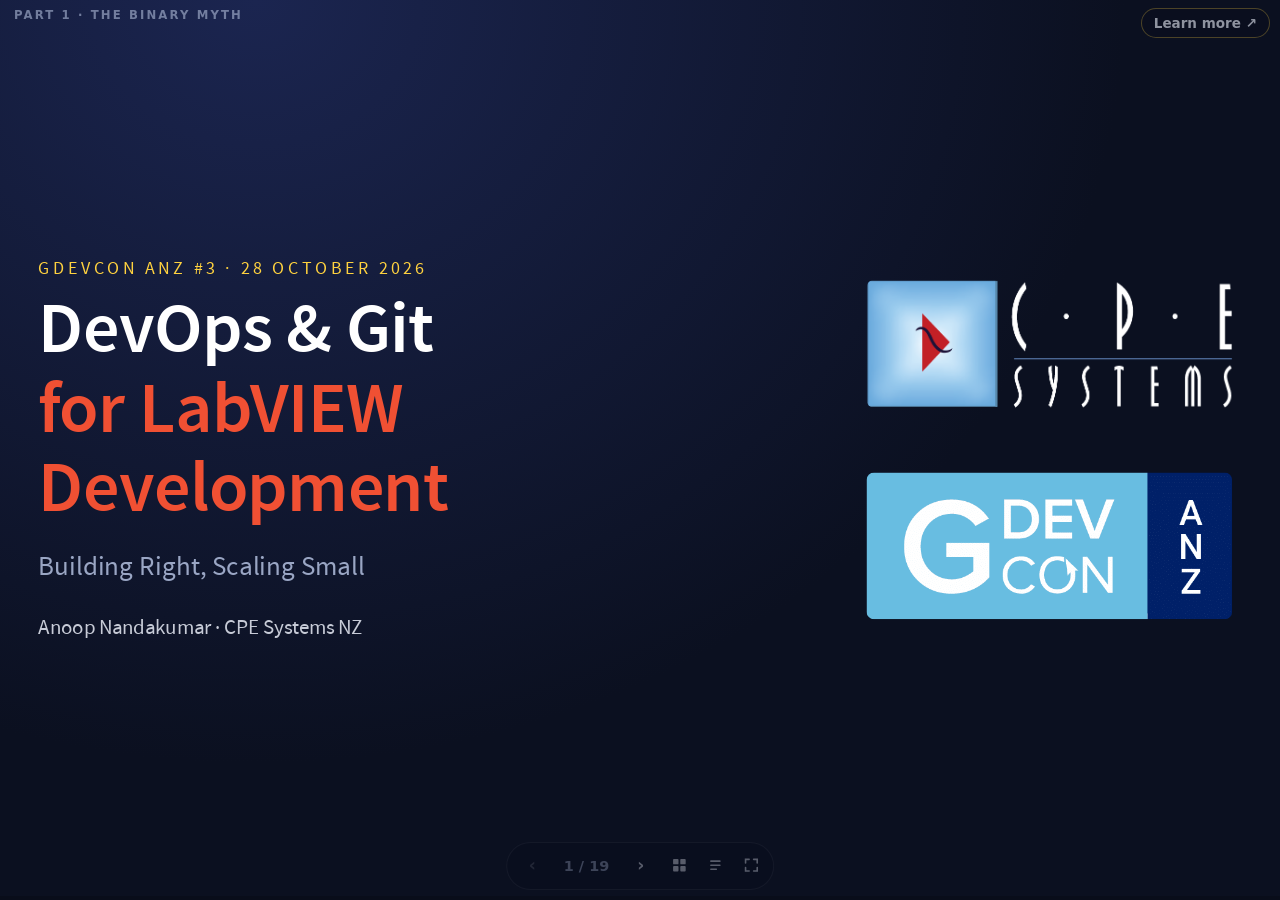
<file: index.html>
<!doctype html>
<html lang="en">
<head>
  <meta charset="utf-8">
  <meta http-equiv="X-UA-Compatible" content="IE=edge">
  <meta name="viewport" content="width=device-width, initial-scale=1, viewport-fit=cover">
  <title>DevOps &amp; Git for LabVIEW Development · GDevCon ANZ</title>
  <meta name="description" content="GDevCon ANZ talk: DevOps & Git for LabVIEW Development">
  <link rel="icon" href="data:,">
  <link rel="stylesheet" href="vendor/reveal/reset.css">
  <link rel="stylesheet" href="vendor/reveal/reveal.css">
  <link rel="stylesheet" href="vendor/reveal/theme/black.css">
  <link rel="stylesheet" href="css/theme.css">
  <script src="js/notes-view.js"></script>
</head>
<body>
<div class="reveal">
  <div class="slides">

    <!-- ===================== PART 1 · THE BINARY MYTH ===================== -->
    <section class="title-slide" data-act="Part 1 · The Binary Myth">
      <div class="split">
        <div class="split-main">
          <p class="kicker">GDevCon ANZ #3 · 28 October 2026</p>
          <h1>DevOps &amp; Git<br><span class="accent">for LabVIEW Development</span></h1>
          <p class="subtitle">Building Right, Scaling Small</p>
          <p class="speaker">Anoop Nandakumar · CPE Systems NZ</p>
        </div>
        <div class="brand-logos">
          <img src="img/cpe-logo.png" alt="CPE Systems NZ">
          <img src="img/gdevcon-anz.png" alt="GDevCon ANZ">
        </div>
      </div>
      <aside class="notes"><p><strong>Opening — show of hands:</strong> Who has ever fixed the same bug twice because the earlier fix went missing? Pause, acknowledge the hands, and connect this to a familiar problem rather than a new tool.</p><p><strong>Audience thought:</strong> I'm comfortable with what I'm doing. Why change? This is about making changes recoverable, understandable and safe to share, not telling experienced developers to start again. If this feels like another tool to learn, or something you have already tried, your existing experience still matters.</p><p><strong>Bridge:</strong> First, a little context on the experience behind this presentation.</p>Post-lunch slot: get people moving early. Point out that this deck is running live inside a LabVIEW Web Browser Front Panel Control (demo_Web Browser Front Panel Control.vi).</aside>
      <div class="learn-more-links" hidden>
        <a href="https://github.com/CPE-Systems-NZ-Limited/anoop-gdevcon-anz-2026">Talk repo: slides &amp; demos (GitHub)</a>
        <a href="https://github.com/CPE-Systems-NZ-Limited/anoop-gdevcon-anz-2026/tree/develop/slides">How these slides run offline &amp; inside LabVIEW</a>
      </div>
    </section>

    <section data-act="Introduction · Context">
      <h2>About the Presenter</h2>
      <p class="lead small">Anoop Nandakumar · CPE Systems NZ</p>
      <ol class="presenter-timeline" aria-label="Experience timeline">
        <li><strong>2011</strong><span>Introduced to<br>LabVIEW</span></li>
        <li><strong>2014</strong><span>Joined<br>CPE Systems</span></li>
        <li><strong>2015</strong><span>Certified LabVIEW Developer<br>Started using TestStand</span></li>
        <li><strong>2021</strong><span>Certified Professional<br>Instructor</span></li>
      </ol>
      <div class="presenter-badges">
        <img src="img/ni-cld.png" alt="NI Certified LabVIEW Developer badge">
        <img src="img/ni-cpi.png" alt="NI Certified Professional Instructor badge">
      </div>
      <p class="callout">A practical perspective: LabVIEW, TestStand and evolving our team workflow.</p>
      <aside class="notes">
        <p><strong>Keep it brief:</strong> Introduced to LabVIEW in 2011; joined CPE Systems in 2014; CLD and using TestStand since 2015; CPI since 2021. This is context for the presentation, not a full biography.</p>
        <p><strong>Key point:</strong> I am sharing a practical, evolving workflow from working with graphical code and test systems, not prescribing a single correct toolchain.</p>
        <p><strong>Bridge:</strong> Before discussing Git, let's put it on a shared map of the development workflow.</p>
      </aside>
      <div class="learn-more-links" hidden>
        <a href="https://github.com/CPE-Systems-NZ-Limited/anoop-gdevcon-anz-2026">Talk repo: context, slides and demos</a>
      </div>
    </section>

    <section data-act="Introduction · The Workflow">
      <h2>DevOps: Connect the Pieces</h2>
      <p class="lead small">How does a requirement become a tested, traceable release?</p>
      <div class="workflow-map">
        <div class="card">
          <h3>1 · Plan &amp; track</h3>
          <p>Requirements · work items · defects</p>
          <p class="workflow-tools">GitHub Issues / Projects<br>Jira · Azure Boards</p>
        </div>
        <span class="workflow-arrow" aria-hidden="true">→</span>
        <div class="card workflow-focus">
          <h3>2 · Version &amp; review</h3>
          <p>Git · branches · pull requests</p>
          <p class="workflow-tools">Hosted on GitHub,<br>GitLab or Azure Repos</p>
        </div>
        <span class="workflow-arrow" aria-hidden="true">→</span>
        <div class="card">
          <h3>3 · Build, test &amp; deliver</h3>
          <p>Automated checks · releases</p>
          <p class="workflow-tools">CI/CD pipelines<br>See Pranay's container talk</p>
        </div>
      </div>
      <p class="workflow-feedback">← Feedback from tests and operation informs the next change</p>
      <p class="callout"><strong>Traceability connects them:</strong> requirement → change → review → test → release → security fix</p>
      <p class="caption">Today's focus: Git and the working practices underneath CI/CD — adopt one useful piece at a time.</p>
      <aside class="notes">
        <p><strong>Thought trigger:</strong> I've used GitHub — isn't that source control? Git is the version-control system; GitHub is a hosting and collaboration platform, not a synonym for Git.</p>
        <p><strong>Workflow foundations:</strong> Plan and track requirements, work items and defects in GitHub Issues/Projects, Jira or Azure Boards. Version and review changes with Git, hosted on GitHub, GitLab or Azure Repos. Build, test and deliver with CI/CD. Link requirements to changes, tests, releases and security fixes.</p>
        <p><strong>Example:</strong> Record an instrument timeout defect as a work item, make the fix on a branch, review it, run the checks and identify the release containing the fix. Use test results and operational feedback to guide the next work item.</p>
        <p><strong>Scope:</strong> This is a simplified map, not a complete definition of DevOps. Shared responsibility, feedback and continuous improvement matter as much as the tools. You do not need to replace every platform at once. Today I am focusing on Git and the working practices underneath CI/CD; build on Pranay's talk for containers and pipelines.</p>
        <p><strong>Security connection:</strong> Requirements, documentation and traceable fixes support secure development. Git is one part of the evidence, not proof of compliance by itself. See Steve Summers' NI Security discussion and the NI secure-development reference; avoid an unverified universal five-year support claim.</p>
        <p><strong>Bridge:</strong> With that shared map, let's address the concern graphical developers often have about version control.</p>
      </aside>
      <div class="learn-more-links" hidden>
        <a href="https://git-scm.com/book/en/v2/Getting-Started-About-Version-Control">Pro Git: About version control</a>
        <a href="https://learn.microsoft.com/en-us/azure/devops/repos/?view=azure-devops">Microsoft: Azure Repos documentation</a>
        <a href="https://discord.com/channels/1177504067635908608/1558057302269890571">Pranay Chandragiri: container talk (GDevCon Discord)</a>
        <a href="https://www.ni.com/en/support/security/product-security/labview/secure-development-sdlc-framework.html">NI: LabVIEW secure development framework</a>
      </div>
    </section>

    <section data-act="Introduction · Plan &amp; Track">
      <h2>1 · Plan &amp; Track: From Need to Work</h2>
      <p class="lead small">Example backlog · Azure Boards Agile hierarchy: Epic → Feature → User Story → Task</p>
      <div class="planning-layout">
        <div class="planning-tree">
          <div class="planning-epic"><strong>EPIC</strong> · Temperature Chamber Control System</div>
          <div class="planning-features">
            <div class="planning-feature">
              <h3>Temperature control</h3>
              <ul>
                <li>Set a target temperature</li>
                <li>Run a temperature profile</li>
                <li>Maintain agreed tolerance</li>
              </ul>
            </div>
            <div class="planning-feature">
              <h3>Safe operation</h3>
              <ul>
                <li>Stop heating on over-temperature</li>
                <li>Enter safe state on sensor failure</li>
              </ul>
            </div>
            <div class="planning-feature">
              <h3>Operation &amp; evidence</h3>
              <ul>
                <li>View temperature and status</li>
                <li><strong>Record temperature and alarms</strong>
                  <ul class="planning-tasks">
                    <li>Define record format</li>
                    <li>Implement logging</li>
                    <li>Test recording</li>
                  </ul>
                </li>
                <li>Retrieve a completed run's results</li>
              </ul>
            </div>
          </div>
          <p class="caption">Feature headings → story leaves → one story expanded into tasks</p>
        </div>
        <div class="card planning-architecture">
          <h3>Architecture refines the work</h3>
          <ul>
            <li>Hardware/software boundaries &amp; interfaces</li>
            <li>Safety behaviour &amp; acceptance criteria</li>
            <li>Implementable tasks</li>
          </ul>
          <p>Refine as we learn — not a one-time phase.</p>
        </div>
      </div>
      <p class="callout">Now we have a task to implement. <strong>How do we manage the code change safely?</strong></p>
      <aside class="notes">
        <p><strong>Target:</strong> About one minute. This is an illustrative backlog, not a complete chamber specification or a tour of Azure Boards.</p>
        <p><strong>Thought trigger:</strong> We need a temperature chamber control system. How do we turn that need into work someone can implement and test?</p>
        <p><strong>Walk the tree:</strong> The Epic represents the overall outcome. Features group capabilities: temperature control, safe operation, and operation/evidence. The eight leaves illustrate stories, written compactly for the slide. Expand them into user-focused statements and acceptance criteria in the actual backlog. For example: “As a test engineer, I want temperature and alarms recorded so that I can investigate a completed run.”</p>
        <p><strong>Architecture:</strong> The system architect helps define boundaries, interfaces and safety behaviour, captures decisions and refines the backlog with the team. Architecture/design work can be tracked explicitly; the Epic is not simply the architecture document. Requirements and design inform each other as we learn.</p>
        <p><strong>One example only:</strong> Record temperature and alarms becomes tasks to define the record format, implement logging and test recording. Acceptance criteria should specify what is recorded, when, and how errors are handled. Real safety requirements need appropriate engineering analysis; these labels are not a validated safety design.</p>
        <p><strong>Terminology:</strong> Epic → Feature → User Story → Task is the Azure Boards Agile process hierarchy; other templates use different names. Avoid introducing a separate subtask level.</p>
        <p><strong>Bridge — stop the planning discussion here:</strong> We start with an outcome, refine capabilities into testable stories and tasks, and link the evidence. Now we have a task to implement. How do we manage the code change safely? That's where Git comes in. First, let's address the concern about graphical files.</p>
      </aside>
      <div class="learn-more-links" hidden>
        <a href="https://learn.microsoft.com/en-us/azure/devops/boards/backlogs/organize-backlog?view=azure-devops">Microsoft: Organize your Azure Boards backlog</a>
        <a href="https://github.com/CPE-Systems-NZ-Limited/anoop-gdevcon-anz-2026">Talk repo: workflow context and demos</a>
      </div>
    </section>

    <section data-act="Part 1 · The Binary Myth">
      <h2>The Elephant in the Room</h2>
      <p class="lead">"LabVIEW and TestStand are binary files — they don't work well with Git. Let's just stick to SVN."</p>
      <p class="poll-q">Raise your hand if you've…</p>
      <ul class="poll">
        <li class="fragment">…said it</li>
        <li class="fragment">…heard it</li>
        <li class="fragment">…had a build broken by a binary merge conflict</li>
      </ul>
      <aside class="notes"><p><strong>Show of hands:</strong> Who uses version control today — SVN, Git, or something else? Acknowledge each group without ranking them. Use the on-screen binary questions as quick follow-ups, not three lengthy polls.</p><p><strong>Audience thought:</strong> LabVIEW is binary; Git is not the right tool. Separate storing versions from comparing and merging them. Both systems can store VIs; meaningful graphical comparison needs LabVIEW-aware tools. Conflicts need an intentional resolution, not blind acceptance.</p><p><strong>Bridge:</strong> Let's separate what the repository does from what the comparison tool does.</p>Interactive poll #1. Keep hands up and count roughly; come back to the "broken build" group on the Git Flow slide.</aside>
      <div class="learn-more-links" hidden>
        <a href="https://git-scm.com/book/en/v2/Getting-Started-About-Version-Control">Pro Git: About version control</a>
        <a href="https://www.atlassian.com/git/tutorials/migrating-overview">Atlassian: Migrating from SVN to Git</a>
      </div>
    </section>

    <section data-act="Part 1 · The Binary Myth">
      <h2>The Binary Myth</h2>
      <p class="lead">SVN vs. Git reality check</p>
      <table class="compare">
        <thead><tr><th></th><th>SVN</th><th>Git</th></tr></thead>
        <tbody>
          <tr><td>Stores binary VIs</td><td class="ok">Yes</td><td class="ok">Yes</td></tr>
          <tr><td>Text-diffs a VI</td><td class="no">No</td><td class="no">No</td></tr>
          <tr><td>Graphical diff/merge via LVCompare / LVMerge</td><td class="ok">Yes</td><td class="ok">Yes</td></tr>
          <tr><td>File locking</td><td class="ok">Native</td><td class="ok">Git LFS</td></tr>
          <tr><td>Full history offline</td><td class="no">No</td><td class="ok">Yes</td></tr>
          <tr><td>Cheap local branches</td><td class="no">No</td><td class="ok">Yes</td></tr>
        </tbody>
      </table>
      <p class="callout">Binary vs. text is a <strong>diff tool</strong> problem, not a version-control problem.</p>
      <div class="learn-more-links" hidden>
        <a href="https://www.ni.com/docs/en-US/bundle/labview/page/comparing-vis.html">NI: Comparing VIs</a>
        <a href="https://www.ni.com/docs/en-US/bundle/labview/page/merging-vis.html">NI: Merging VIs</a>
        <a href="https://git-lfs.com/">Git LFS (large files &amp; locking)</a>
      </div>
    </section>

    <section data-act="Part 1 · The Binary Myth">
      <h2>SVN / No SCC: A Ticking Time Bomb</h2>
      <div class="grid-2">
        <div class="card warn">
          <h3><svg class="icon" viewBox="0 0 16 16" aria-hidden="true"><path d="M8 1.5l5 2v4.2c0 3.4-2.3 5.8-5 6.8-2.7-1-5-3.4-5-6.8V3.5l5-2z" fill="none" stroke="currentColor" stroke-width="1.4" stroke-linejoin="round"/></svg>Security &amp; resilience</h3>
          <ul>
            <li>One central server: SVN offline = whole team blocked</li>
            <li>"Code on a shared drive" has no audit trail</li>
            <li>No pull-request review gate before release</li>
            <li>Hard to prove <em>who changed what, when</em></li>
          </ul>
        </div>
        <div class="card warn">
          <h3><svg class="icon" viewBox="0 0 16 16" aria-hidden="true"><path d="M9.5 1L4.5 9h3l-1 6 5-8h-3l1-6z" fill="none" stroke="currentColor" stroke-width="1.4" stroke-linejoin="round"/></svg>The AI era</h3>
          <ul>
            <li>AI writes code fast — review has to keep up</li>
            <li>AI assistants, CI/CD and review tools are Git-native</li>
            <li><strong>Tamper-evident history:</strong> every commit ID depends on all the history before it</li>
            <li>Optional: sign commits &amp; tags to verify <em>who</em></li>
          </ul>
        </div>
      </div>
      <p class="callout">Tamper-evident history + reviewed PRs into a protected <code>master</code></p>
      <aside class="notes"><p><strong>Thought trigger:</strong> This always breaks, and I don't know what changed. A repository records changes; reviews, tests and release controls help us judge whether those changes are safe.</p><p><strong>Security context:</strong> Connect to Steve Summers' NI Security talk: requirements, documentation and traceability matter throughout secure development and patch maintenance. Git supports this evidence; it does not establish CRA compliance by itself. Do not state a universal five-year support obligation without checking the applicable requirements and product scope. SVN also has version history and audit information; distinguish its capabilities from an unversioned shared drive rather than treating them as the same.</p><p><strong>Bridge:</strong> These practices help even if your only teammate is your future self.</p>Git commit IDs are hashes over content and parent commits, so rewriting old history changes every later ID: tampering is visible. Author names are free text though; only signed commits/tags verify who made them (GitHub shows "Verified"). Don't claim "cryptographically verified" unless signing is on.</aside>
      <div class="learn-more-links" hidden>
        <a href="https://git-scm.com/book/en/v2/Git-Internals-Git-Objects">Pro Git: How Git stores history (objects &amp; hashes)</a>
        <a href="https://git-scm.com/book/en/v2/Git-Tools-Signing-Your-Work">Pro Git: Signing your work</a>
        <a href="https://docs.github.com/en/authentication/managing-commit-signature-verification/about-commit-signature-verification">GitHub: Commit signature verification</a>
      </div>
    </section>

    <section data-act="Part 1 · The Binary Myth">
      <h2>"But I'm a Solo Developer…"</h2>
      <p class="lead small">"I'm just one person — why do I need branches?"</p>
      <ul class="big-list">
        <li class="fragment"><strong>Time travel</strong> — every commit is a save point</li>
        <li class="fragment"><strong>Zero-fear experiments</strong> — <code>git checkout -b experiment</code>; discard a failed idea in a second, no stray <code>.vi</code> copies</li>
        <li class="fragment"><strong>Off-site backup</strong> — push to a remote, sleep at night</li>
        <li class="fragment"><strong>History is documentation</strong> — for clients, audits and handover</li>
        <li class="fragment"><strong>Your future self is your teammate</strong></li>
      </ul>
      <aside class="notes"><p><strong>Thought trigger:</strong> Why not just create a local copy? Or: I'm sure I fixed that bug before, but I have lost the change and have to redo it.</p><p><strong>Answer:</strong> Local copies can be useful snapshots, but names like final_v2 do not explain intent or reliably reconcile changes. Small commits give identifiable save points, history helps locate the earlier fix, and a pushed remote provides another copy. Uncommitted or unpushed work is not automatically protected.</p><p><strong>Commit-message example:</strong> Replace “updated code”, “updated design” or “new version” with “Fix timeout handling so a disconnected instrument cannot hang the test sequence”. Link the relevant work item and explain why the change was needed. Keep commits focused so the message describes a coherent change.</p><p><strong>Bridge:</strong> Save points are useful; separating unfinished work from releasable work is the next step.</p></aside>
      <div class="learn-more-links" hidden>
        <a href="https://git-scm.com/book/en/v2/Git-Branching-Branches-in-a-Nutshell">Pro Git: Branches in a nutshell</a>
        <a href="https://learngitbranching.js.org/">Learn Git Branching (interactive)</a>
      </div>
    </section>

    <!-- ===================== PART 2 · GIT FLOW ===================== -->
    <section data-act="Part 2 · Git Flow">
      <h2>The SVN Trunk Trap</h2>
      <div class="grid-2 align-center">
        <div class="mermaid-wrap">
<pre class="mermaid">
flowchart LR
  A[Dev A<br/>feature WIP] --> T((trunk))
  B[Dev B<br/>half-done fix] --> T
  C[Dev C<br/>refactor] --> T
  T --> R{Release?}
  R -- "trunk broken" --> X[Delay / hotfix<br/>on top of WIP]
</pre>
        </div>
        <ul>
          <li>Everyone commits to one line</li>
          <li>Trunk is never <em>quite</em> releasable</li>
          <li>Hotfixes ship half-finished features</li>
          <li>Branching in SVN is heavy, so nobody does it</li>
        </ul>
      </div>
      <p class="callout">The same trap in Git: treating <code>master</code> like trunk and pushing raw edits straight to production.</p>
      <div class="learn-more-links" hidden>
        <a href="https://docs.github.com/en/repositories/configuring-branches-and-merges-in-your-repository/managing-protected-branches/about-protected-branches">GitHub: Protected branches</a>
        <a href="https://learn.microsoft.com/en-us/azure/devops/repos/git/branch-policies">Azure DevOps: Branch policies</a>
      </div>
    </section>

    <section data-act="Part 2 · Git Flow">
      <h2>Enter Git Flow for Graphical Developers</h2>
      <p class="lead small"><code>master</code> (production) → <code>develop</code> (integration) → <code>feature/*</code> (safe isolation)</p>
      <div class="mermaid-wrap wide">
<pre class="mermaid">
%%{init: { 'gitGraph': { 'mainBranchName': 'master', 'showCommitLabel': false } } }%%
gitGraph
  commit tag: "v1.0"
  branch develop
  checkout develop
  commit
  branch feature/daq-driver
  checkout feature/daq-driver
  commit
  commit
  checkout develop
  branch feature/ui-refresh
  checkout feature/ui-refresh
  commit
  checkout develop
  merge feature/daq-driver
  merge feature/ui-refresh
  checkout master
  merge develop tag: "v1.1"
  branch hotfix/1.1.1
  checkout hotfix/1.1.1
  commit
  checkout master
  merge hotfix/1.1.1 tag: "v1.1.1"
  checkout develop
  merge hotfix/1.1.1
</pre>
      </div>
      <p class="caption"><code>feature/*</code> → <code>develop</code>: merge commit · <code>develop</code> → <code>master</code>: reviewed PR + tag <code>vX.Y.Z</code> · <code>hotfix/*</code> → <code>master</code> and <code>develop</code></p>
      <p class="caption small-note">No direct commits to <code>master</code> · optional <code>bugfix/*</code> and <code>release/*</code></p>
      <aside class="notes"><p><strong>Thought trigger:</strong> Why not just commit to main or master? A branch isolates a change while it is being developed and reviewed. A pull request is the proposed change and its review conversation; merging incorporates it into the destination branch.</p><p><strong>Conflict cue:</strong> It errors when I merge. A conflict means Git cannot safely choose the combined result automatically; it does not necessarily mean the work is lost. Inspect both changes, use LabVIEW-aware comparison/merge tools where supported, agree the intended result and test it. Keep branches short-lived and coordinate ownership of shared VIs. Branches do not eliminate conflicts.</p><p><strong>Qualification:</strong> This is CPE's workflow, not the only valid DevOps workflow. Disciplined trunk-based development can also work; the problem is uncontrolled unfinished changes reaching production.</p><p><strong>Bridge:</strong> You can follow this workflow visually; you do not have to start with command-line syntax.</p>CPE standard: features branch from develop, stay narrow and short-lived, merge back with a merge commit and are deleted. develop must stay buildable. master is protected: PR with reviewer approval, no force pushes, every production merge tagged v&lt;major&gt;.&lt;minor&gt;.&lt;patch&gt;. Hotfixes branch from master and merge into both. release/* is optional. (GitHub's default name is main; same role.)</aside>
      <div class="learn-more-links" hidden>
        <a href="https://nvie.com/posts/a-successful-git-branching-model/">Vincent Driessen: A successful Git branching model</a>
        <a href="https://www.atlassian.com/git/tutorials/comparing-workflows/gitflow-workflow">Atlassian: Gitflow workflow</a>
      </div>
    </section>

    <section data-act="Part 2 · Git Flow">
      <h2>Why GUIs Matter for Graphical Programmers</h2>
      <p class="lead small">You don't need a command line to be a DevOps engineer</p>
      <div class="grid-3">
        <div class="card">
          <h3><svg class="icon" viewBox="0 0 16 16" aria-hidden="true"><circle cx="4.5" cy="4" r="1.6" fill="none" stroke="currentColor" stroke-width="1.4"/><circle cx="4.5" cy="12" r="1.6" fill="none" stroke="currentColor" stroke-width="1.4"/><circle cx="11.5" cy="6" r="1.6" fill="none" stroke="currentColor" stroke-width="1.4"/><path d="M4.5 5.6v4.8M11.5 7.6c0 2-2.8 2.8-5.4 2.9" fill="none" stroke="currentColor" stroke-width="1.4" stroke-linecap="round"/></svg>SourceTree</h3>
          <ul>
            <li>Free (Atlassian)</li>
            <li>Built-in Git Flow buttons</li>
            <li>Custom external diff / merge tools</li>
          </ul>
        </div>
        <div class="card">
          <h3><svg class="icon" viewBox="0 0 16 16" aria-hidden="true"><path d="M8 2l6 3-6 3-6-3 6-3zM2.5 8.5L8 11.5l5.5-3M2.5 11.5L8 14.5l5.5-3" fill="none" stroke="currentColor" stroke-width="1.4" stroke-linejoin="round"/></svg>GitKraken</h3>
          <ul>
            <li>Visual commit graph</li>
            <li>Drag-and-drop merge / rebase</li>
            <li>Git Flow support built in</li>
          </ul>
        </div>
        <div class="card warn">
          <h3><svg class="icon" viewBox="0 0 16 16" aria-hidden="true"><path d="M3.5 10.5a4.5 4.5 0 0 1 9 0v1h-9v-1zM8 6v4.5M5.5 7v3.5M10.5 7v3.5M2.5 12.5h11" fill="none" stroke="currentColor" stroke-width="1.4" stroke-linecap="round"/></svg>TortoiseGit</h3>
          <ul>
            <li>Free, right-click menus in Windows Explorer</li>
            <li>Familiar for TortoiseSVN users</li>
            <li><strong>No Git Flow buttons</strong> — easy to keep working the SVN way and miss the benefits of Git</li>
          </ul>
        </div>
      </div>
      <p class="callout">Point any of them at <strong>LVCompare.exe</strong> and <strong>LVMerge.exe</strong> — VI diffs open in LabVIEW, not as unreadable bytes.</p>
      <aside class="notes"><p><strong>Thought triggers:</strong> TortoiseSVN has an equivalent in Git — why not stick with TortoiseGit? Why use a GUI when there is a command line?</p><p><strong>Answer:</strong> A familiar interface is a valid starting point. Neither GUI nor command line is inherently more professional. We use a graphical programming language; a visual history can be a useful way to understand branches and changes. Choose an interface that helps you inspect the work and apply the agreed workflow. TortoiseGit does not enforce or ease Git Flow with dedicated buttons; follow the branch and review rules deliberately.</p><p><strong>Bridge:</strong> The client is only one piece; next configure the repository for LabVIEW files.</p>TortoiseGit is fine for developers coming from TortoiseSVN, but it doesn't guide you through Git Flow, so people tend to commit straight to one branch like SVN trunk. If you use it, follow the branching rules deliberately.</aside>
      <div class="learn-more-links" hidden>
        <a href="https://www.sourcetreeapp.com/">SourceTree</a>
        <a href="https://www.gitkraken.com/">GitKraken</a>
        <a href="https://tortoisegit.org/docs/tortoisegit/">TortoiseGit manual</a>
      </div>
    </section>

    <!-- ===================== PART 3 · CORE TECH ===================== -->
    <section data-act="Part 3 · Core Tech">
      <h2>Deconstructing the Binary Myth</h2>
      <div class="grid-2">
        <div>
          <ul>
            <li><strong>Separate compiled code</strong> from source — recompiles stop touching every VI</li>
            <li>Tell Git which files are binary</li>
            <li>Ignore generated files</li>
            <li>Large build outputs and archives go to Git LFS</li>
            <li>Optional: LFS locking for shared VIs</li>
          </ul>
        </div>
        <div>
<pre class="code"><code># .gitattributes
*.vi   binary
*.vit  binary
*.ctl  binary
*.ctt  binary
*.vim  binary

# Git LFS (CPE repo template)
*.exe filter=lfs diff=lfs merge=lfs -text
*.zip filter=lfs diff=lfs merge=lfs -text

# .gitignore
*.aliases
*.lvlps
builds/</code></pre>
        </div>
      </div>
      <div class="learn-more-links" hidden>
        <a href="https://www.ni.com/docs/en-US/bundle/labview/page/separating-compiled-code-from-vis-and-other-file-types.html">NI: Separating compiled code from VIs</a>
        <a href="https://git-lfs.com/">Git LFS</a>
      </div>
    </section>

    <section data-act="Part 3 · Core Tech">
      <h2>LabVIEW Graphical Diff &amp; Merge in Action</h2>
      <p class="lead small">LabVIEW 2025 Q1 compare improvements · 2025 Q3 comparison reports from the CLI</p>
      <div class="grid-2">
        <div class="card">
          <h3><svg class="icon" viewBox="0 0 16 16" aria-hidden="true"><path d="M1.5 8s2.5-4.5 6.5-4.5S14.5 8 14.5 8 12 12.5 8 12.5 1.5 8 1.5 8z" fill="none" stroke="currentColor" stroke-width="1.4"/><circle cx="8" cy="8" r="1.8" fill="none" stroke="currentColor" stroke-width="1.4"/></svg>Review a PR locally</h3>
          <ul>
            <li>Front panel &amp; block diagram side by side</li>
            <li>Step through each highlighted change</li>
            <li>Opened from your Git client via LVCompare / LVMerge</li>
          </ul>
        </div>
        <div class="card">
          <h3><svg class="icon" viewBox="0 0 16 16" aria-hidden="true"><path d="M8 10.5V3M5 6l3-3 3 3M2.5 10.5v3h11v-3" fill="none" stroke="currentColor" stroke-width="1.4" stroke-linecap="round" stroke-linejoin="round"/></svg>Put it on the PR</h3>
          <ul>
            <li>PR web pages can't render a VI diff</li>
            <li>Generate a comparison report from the LabVIEW CLI</li>
            <li>Publish it from CI alongside the pull request</li>
          </ul>
        </div>
      </div>
      <p class="demo-tag">Live demo · Compare VI Improvements · Comparison Reports from CLI</p>
      <aside class="notes">Demo Station: 2025 Q1 Features → Compare VI Improvements, then 2025 Q3 Features → Comparison Reports from CLI. GitHub / Azure DevOps PR pages only show "binary file changed"; the visual diff happens in LabVIEW, or as a CLI-generated report attached by CI. Check exact feature wording against NI release notes.</aside>
      <div class="learn-more-links" hidden>
        <a href="https://www.ni.com/docs/en-US/bundle/labview/page/comparing-vis.html">NI: Comparing VIs</a>
        <a href="https://www.ni.com/docs/en-US/bundle/labview/page/merging-vis.html">NI: Merging VIs</a>
        <a href="https://www.ni.com/docs/en-US/bundle/labview/page/running-operations-using-the-command-line-interface-for-labview.html">NI: LabVIEW command-line interface</a>
        <a href="https://github.com/CPE-Systems-NZ-Limited/anoop-gdevcon-anz-2026/tree/develop/LabVIEW%20Demo%20Station/Demos/2025%20Q1%20Features/Compare%20VI%20Improvements">Demo: Compare VI Improvements</a>
        <a href="https://github.com/CPE-Systems-NZ-Limited/anoop-gdevcon-anz-2026/tree/develop/LabVIEW%20Demo%20Station/Demos/2025%20Q3%20Features/Comparison%20Reports%20from%20CLI">Demo: Comparison Reports from CLI</a>
      </div>
    </section>

    <section data-act="Part 3 · Core Tech">
      <h2>TestStand 2025 Git Integration</h2>
      <p class="lead small">Native sequence-file versioning — no external wrapper hacks</p>
      <ul class="big-list">
        <li>Source control from inside the Sequence Editor</li>
        <li>Commit, branch and view history without leaving TestStand</li>
        <li>Sequence files and LabVIEW code modules in one repository</li>
        <li>One workflow for test code and product code</li>
      </ul>
      <p class="demo-tag">Live demo</p>
      <aside class="notes"><p><strong>Thought trigger:</strong> I didn't know TestStand had a Git pane or Git integration.</p><p><strong>Demo cue:</strong> Show the supported actions in the installed Sequence Editor and connect them to the same repository, history and review concepts. Demonstrate only capabilities confirmed in that version; do not infer support for every Git operation from the presence of the pane.</p><p><strong>Bridge:</strong> The tools are available; how do we introduce them into an existing project?</p>Check feature wording against the TestStand 2025 release notes before the talk.</aside>
      <div class="learn-more-links" hidden>
        <a href="https://www.ni.com/docs/en-US/bundle/teststand-api-ref/page/tsref/git-pane.html">NI: TestStand Sequence Editor Git pane</a>
      </div>
    </section>

    <!-- ===================== PART 4 · REAL WORLD ===================== -->
    <section data-act="Part 4 · Real World">
      <h2>Scaling for Systems Integrators</h2>
      <p class="lead small">Lessons from CPE Systems NZ · SVN → Azure DevOps Git for a large industrial test-equipment customer</p>
      <div class="grid-3">
        <div class="card"><h3><svg class="icon" viewBox="0 0 16 16" aria-hidden="true"><rect x="2" y="2" width="5" height="5" rx="1" fill="none" stroke="currentColor" stroke-width="1.4"/><rect x="9" y="2" width="5" height="5" rx="1" fill="none" stroke="currentColor" stroke-width="1.4"/><rect x="5.5" y="9" width="5" height="5" rx="1" fill="none" stroke="currentColor" stroke-width="1.4"/></svg>50 repos</h3><p>23 hardware · 26 software · 1 shared library, migrated in January 2026</p></div>
        <div class="card"><h3><svg class="icon" viewBox="0 0 16 16" aria-hidden="true"><rect x="2" y="2" width="12" height="12" rx="1.5" fill="none" stroke="currentColor" stroke-width="1.4"/><rect x="5.5" y="5.5" width="5" height="5" rx="0.8" fill="none" stroke="currentColor" stroke-width="1.4"/></svg>4 super-repos</h3><p>Git submodules group components into deployable test systems</p></div>
        <div class="card"><h3><svg class="icon" viewBox="0 0 16 16" aria-hidden="true"><circle cx="8" cy="8" r="5.8" fill="none" stroke="currentColor" stroke-width="1.4"/><path d="M8 4.8V8l2.6 1.6" fill="none" stroke="currentColor" stroke-width="1.4" stroke-linecap="round"/></svg>History kept</h3><p>SVN authors mapped to Git identities, so history stays traceable</p></div>
      </div>
      <p class="callout">One template for every repo · access limited per customer project · pilot first, then batch · protected <code>master</code></p>
      <aside class="notes"><p><strong>Show of hands:</strong> Who is still working with an SVN repository?</p><p><strong>Audience question:</strong> I have a large SVN repository, or several repositories. How do I migrate to Git?</p><p><strong>Answer:</strong> Inventory repositories, dependencies, large files and users. Decide the repository boundaries and history requirements before importing. Pilot a simple project, map authors, validate history, tags and builds, then try a more complex project. Agree a cutover, retain an accessible SVN archive, train the team and expand in stages. Importing history is only one part of changing the workflow; a large repository is not a reason to migrate everything overnight.</p><p><strong>Bridge:</strong> Start with a small, demonstrable example — even the source of this presentation.</p>Customer anonymised on purpose (public repo). Dozens of customer repos: same template (.gitignore, .gitattributes with LFS, folder layout) everywhere. Repository access is limited per project, and external collaborators get guest access. Phased rollout: one simple repo, then a complex one, then a super-repo, then batch. Author mapping with a default fallback, iterated over several rounds. Submodules use relative URLs; every super-repo has a README.</aside>
      <div class="learn-more-links" hidden>
        <a href="https://git-scm.com/book/en/v2/Git-Tools-Submodules">Pro Git: Submodules</a>
        <a href="https://www.atlassian.com/git/tutorials/migrating-overview">Atlassian: Migrating from SVN to Git</a>
        <a href="https://learn.microsoft.com/en-us/azure/devops/repos/git/branch-policies">Azure DevOps: Branch policies</a>
        <a href="https://learn.microsoft.com/en-us/azure/devops/repos/?view=azure-devops">Microsoft: Azure Repos documentation</a>
        <a href="https://learn.microsoft.com/en-nz/azure/devops/repos/get-started/?view=azure-devops">Microsoft: Get started with Azure Repos</a>
      </div>
    </section>

    <section data-act="Part 4 · Real World">
      <h2>The Meta-Demo: Presenting Inside LabVIEW</h2>
      <div class="grid-3">
        <div class="card">
          <h3><svg class="icon" viewBox="0 0 16 16" aria-hidden="true"><rect x="2" y="2.5" width="12" height="8" rx="1" fill="none" stroke="currentColor" stroke-width="1.4"/><path d="M8 10.5v2.2M5.5 14h5" fill="none" stroke="currentColor" stroke-width="1.4" stroke-linecap="round"/></svg>LabVIEW Demo Station</h3>
          <p>Darren Nattinger's plugin-based demo framework — each demo is a <code>demo_</code> / <code>try_</code> VI pair</p>
        </div>
        <div class="card">
          <h3><svg class="icon" viewBox="0 0 16 16" aria-hidden="true"><rect x="2" y="2.5" width="12" height="11" rx="1" fill="none" stroke="currentColor" stroke-width="1.4"/><path d="M2 5.5h12" fill="none" stroke="currentColor" stroke-width="1.4"/><circle cx="8" cy="9.5" r="2.3" fill="none" stroke="currentColor" stroke-width="1.4"/></svg>Web Browser Front Panel Control</h3>
          <p>LabVIEW 2026 Q1 control drives these slides — locally from disk, or from GitHub Pages</p>
        </div>
        <div class="card">
          <h3><svg class="icon" viewBox="0 0 16 16" aria-hidden="true"><circle cx="4.5" cy="4" r="1.6" fill="none" stroke="currentColor" stroke-width="1.4"/><circle cx="4.5" cy="12" r="1.6" fill="none" stroke="currentColor" stroke-width="1.4"/><circle cx="11.5" cy="6" r="1.6" fill="none" stroke="currentColor" stroke-width="1.4"/><path d="M4.5 5.6v4.8M11.5 7.6c0 2-2.8 2.8-5.4 2.9" fill="none" stroke="currentColor" stroke-width="1.4" stroke-linecap="round"/></svg>Git in action</h3>
          <p>Clean <code>.gitignore</code>, then switch branches in SourceTree / GitKraken and watch the deck change</p>
        </div>
      </div>
      <p class="demo-tag">Live demo · Web Browser Front Panel Control</p>
      <aside class="notes">Run demo_Web Browser Front Panel Control.vi from the Demo Station (2026 Q1 Features). Show the deck loading from slides/index.html, then from GitHub Pages. Switch to a feature branch in SourceTree/GitKraken, reload, show the change, switch back.</aside>
      <div class="learn-more-links" hidden>
        <a href="https://github.com/dnattinger/labview-demo-station">Darren Nattinger: labview-demo-station</a>
        <a href="https://github.com/CPE-Systems-NZ-Limited/anoop-gdevcon-anz-2026/tree/develop/LabVIEW%20Demo%20Station/Demos/2026%20Q1%20Features/Web%20Browser%20Front%20Panel%20Control">Demo: Web Browser Front Panel Control</a>
        <a href="https://github.com/CPE-Systems-NZ-Limited/anoop-gdevcon-anz-2026/tree/develop/slides">How these slides are built &amp; hosted</a>
        <a href="https://www.ni.com/docs/en-US/bundle/labview/page/web-browser-control.html">NI: Web Browser control</a>
        <a href="https://www.ni.com/docs/en-US/bundle/labview-api-ref/page/properties-and-methods/vi-server/generic/gobject/control/webbrowser.html">NI: WebBrowser control properties &amp; methods</a>
        <a href="https://knowledge.ni.com/KnowledgeArticleDetails?id=kA0VU000000Bwn30AC">NI: Web Browser control FAQ</a>
        <a href="notes.html">Speaker notes for this talk</a>
      </div>
    </section>

    <section data-act="Part 4 · Real World">
      <h2>Community Shoulders to Stand On</h2>
      <p class="lead small">GDevCon peers worth following up</p>
      <div class="grid-2 talks">
        <div class="talk"><img src="img/gdevcon-eur.png" alt="GDevCon"><div><strong>Scott Melin</strong> · Orbion Space Technology<br><em>DevOps and LabVIEW: We shouldn't, but we did, and you can too!</em> <small>GDevCon#5</small><br><span>Azure DevOps YAML pipelines build &amp; deploy LabVIEW for space hardware</span></div></div>
        <div class="talk"><img src="img/gdevcon-eur.png" alt="GDevCon"><div><strong>Niko Naredi Rainer</strong> · Zühlke Engineering<br><em>LabVIEW on Azure DevOps: Using One Platform for Your Pipeline</em> <small>GDevCon#5</small><br><span>NuGet packages, Caraya tests &amp; VI Analyzer in one Azure DevOps pipeline</span></div></div>
        <div class="talk"><img src="img/gdevcon-eur.png" alt="GDevCon"><div><strong>Greg Payne</strong><br><em>Git Submodules: An Alternative Approach to Code Reuse</em> <small>GDevCon#2</small><br><span>Project-local library versions with Git submodules</span></div></div>
        <div class="talk"><img src="img/gdevcon-anz.png" alt="GDevCon ANZ"><div><strong>Pranay Chandragiri</strong> · Soliton Technologies<br><em>Modernizing LabVIEW CI/CD with Containers: From Desktop to Pipeline</em> <small>GDevCon ANZ #3</small><br><span>NI's headless LabVIEW container images + LabVIEWCLI in GitHub Actions</span></div></div>
      </div>
      <aside class="notes">
        <p><strong>Thought trigger:</strong> Where do I go for the CI/CD part? Pranay's container talk connects the versioned source to repeatable automation. These community talks extend the foundations here; you do not need to introduce every pipeline component at once.</p>
        <p><strong>Bridge:</strong> Choose one practice to improve next, rather than trying to adopt everything tomorrow.</p>
        <p><strong>Scott Melin, Orbion Space Technology (GDevCon#5).</strong> Small team, near-100% reliability for space hardware, so they needed controlled versioning and automated deployment to production machines (<a href="https://www.youtube.com/watch?v=ULDfoYiwnro&t=0s">0:00</a>).</p>
        <ul>
          <li>Azure DevOps for repos, YAML build pipelines and versioned executables (<a href="https://www.youtube.com/watch?v=ULDfoYiwnro&t=318s">5:18</a>).</li>
          <li>Self-hosted build VMs, VIPM for configuration, LabVIEW CLI for builds (<a href="https://www.youtube.com/watch?v=ULDfoYiwnro&t=572s">9:32</a>).</li>
          <li>Hurdles: path errors in project files, build-time permissions, making sure LabVIEW is open before CLI calls (<a href="https://www.youtube.com/watch?v=ULDfoYiwnro&t=1230s">20:30</a>).</li>
          <li>Nested Azure permissions for agents, feeds and pipelines (<a href="https://www.youtube.com/watch?v=ULDfoYiwnro&t=1597s">26:37</a>).</li>
          <li>Result: shorter development time and traceable software versions across the production floor.</li>
        </ul>
        <p><strong>Niko Naredi Rainer, Zühlke Engineering (GDevCon#5).</strong> A DevOps mindset improves LabVIEW code quality despite dependency-management pain (<a href="https://www.youtube.com/watch?v=AU-06R5b85Y&t=216s">3:36</a>).</p>
        <ul>
          <li>Three parts: developer PC, Azure DevOps, self-hosted agent (<a href="https://www.youtube.com/watch?v=AU-06R5b85Y&t=633s">10:33</a>).</li>
          <li>CI: Caraya unit tests, VI Analyzer, packed-library builds, each wrapped in PowerShell you can run locally first (<a href="https://www.youtube.com/watch?v=AU-06R5b85Y&t=780s">13:00</a>).</li>
          <li>Dependencies: packed libraries as NuGet packages in Azure Artifacts instead of VIPM (<a href="https://www.youtube.com/watch?v=AU-06R5b85Y&t=975s">16:15</a>).</li>
          <li>Public example project (<a href="https://www.youtube.com/watch?v=AU-06R5b85Y&t=1338s">22:18</a>).</li>
          <li>Tips: run the agent interactively during setup to catch pop-ups (<a href="https://www.youtube.com/watch?v=AU-06R5b85Y&t=1451s">24:11</a>); agree on templates and structure (<a href="https://www.youtube.com/watch?v=AU-06R5b85Y&t=1528s">25:28</a>); prefer James McNally's G CLI over the LabVIEW CLI (<a href="https://www.youtube.com/watch?v=AU-06R5b85Y&t=1597s">26:37</a>).</li>
          <li>NI still needs better native support here (<a href="https://www.youtube.com/watch?v=AU-06R5b85Y&t=1728s">28:48</a>).</li>
        </ul>
        <p><strong>Greg Payne (GDevCon#2).</strong> Git submodules as a portable approach to code reuse (<a href="https://www.youtube.com/watch?v=iv7WwDgyb0U&t=0s">0:00</a>).</p>
        <ul>
          <li>A submodule is a nested repo; the parent tracks only a commit hash (<a href="https://www.youtube.com/watch?v=iv7WwDgyb0U&t=195s">3:15</a>).</li>
          <li>He avoids recursive submodules because of LabVIEW memory/file handling (<a href="https://www.youtube.com/watch?v=iv7WwDgyb0U&t=324s">5:24</a>).</li>
          <li>Different projects can use different library versions on one machine (<a href="https://www.youtube.com/watch?v=iv7WwDgyb0U&t=809s">13:29</a>).</li>
          <li>His LabVIEW project-provider add-on manages submodules from the IDE (<a href="https://www.youtube.com/watch?v=iv7WwDgyb0U&t=1000s">16:40</a>).</li>
          <li>Keep code apart from compiled binaries; add a README per submodule (<a href="https://www.youtube.com/watch?v=iv7WwDgyb0U&t=1448s">24:08</a>).</li>
          <li>Tie-in: CPE's 4 super-repos use the same idea.</li>
        </ul>
        <p><strong>Pranay Chandragiri, Soliton Technologies (GDevCon ANZ #3).</strong> Heavy VMs slow LabVIEW CI/CD down; containers fix that.</p>
        <ul>
          <li>Containers vs VMs from first principles.</li>
          <li>NI's official headless LabVIEW images from Docker Hub: mount the VI source and run LabVIEWCLI for Mass Compile, VI Analyzer and unit tests, with no GUI or licensed workstation in the loop.</li>
          <li>Wired into GitHub Actions: a full CI workflow live in under 15 minutes.</li>
          <li>Custom images with the project's exact dependencies.</li>
          <li>Best practice: clean volume mounts, version-controlled images, pipelines that fail fast and report clearly.</li>
          <li>Pointer: "see Pranay's talk for the container side of this".</li>
        </ul>
      </aside>
      <div class="learn-more-links" hidden>
        <a href="https://www.youtube.com/watch?v=ULDfoYiwnro">Scott Melin: DevOps and LabVIEW (video)</a>
        <a href="https://www.youtube.com/watch?v=AU-06R5b85Y">Niko Naredi Rainer: LabVIEW on Azure DevOps (video)</a>
        <a href="https://www.youtube.com/watch?v=iv7WwDgyb0U">Greg Payne: Git Submodules (video)</a>
        <a href="https://discord.com/channels/1177504067635908608/1558057302269890571">Pranay Chandragiri: talk channel (GDevCon Discord)</a>
      </div>
    </section>

    <!-- ===================== PART 5 · WRAP-UP ===================== -->
    <section data-act="Part 5 · Wrap-up">
      <h2>Takeaways: Start Today</h2>
      <ul class="checklist">
        <li>Create the repo from a template: <code>.gitignore</code> + <code>.gitattributes</code></li>
        <li>Separate compiled code from source</li>
        <li>Point your Git client at LVCompare / LVMerge</li>
        <li>Protect <code>master</code>: every change through a reviewed PR</li>
        <li>Branch every change from <code>develop</code>; tag releases <code>vX.Y.Z</code></li>
      </ul>
      <p class="cta">Clone it now — link dropped in the <strong>GDevCon ANZ Discord</strong><br><a id="repo-link" href="https://github.com/CPE-Systems-NZ-Limited/anoop-gdevcon-anz-2026">github.com/CPE-Systems-NZ-Limited/anoop-gdevcon-anz-2026</a></p>
      <aside class="notes"><p><strong>Reflection cue:</strong> What is one thing you could improve in your workflow next week? Pause for thought; no further show of hands is needed.</p><p><strong>Two starting points:</strong> If this is new, begin with a small repository, a useful commit message and a recoverable change. If you already know these tools, improve one review, traceability link or repeatable check. You do not need a new platform to improve a practice.</p><p><strong>Bridge:</strong> Let's use the remaining time for what is unclear, or what you would challenge.</p>Discord drop: post the repo link in the GDevCon ANZ Discord now so people can clone during Q&amp;A.</aside>
      <div class="learn-more-links" hidden>
        <a href="https://github.com/CPE-Systems-NZ-Limited/anoop-gdevcon-anz-2026">Talk repo on GitHub</a>
        <a href="https://git-scm.com/book/en/v2">Pro Git (free book)</a>
        <a href="https://learngitbranching.js.org/">Learn Git Branching (interactive)</a>
        <a href="https://discord.com/channels/1177504067635908608/1558056966465785917">This talk's channel (GDevCon Discord)</a>
        <a href="https://learn.ni.com/learning-paths/source-code-control">NI: Source Code Control learning path</a>
      </div>
    </section>

    <section class="title-slide" data-act="Part 5 · Wrap-up">
      <div class="split">
        <div class="split-main">
          <h2>Questions?</h2>
          <p class="subtitle">Thank you</p>
          <p class="speaker">Anoop Nandakumar · CPE Systems NZ</p>
          <p class="cta small-cta">github.com/CPE-Systems-NZ-Limited/anoop-gdevcon-anz-2026</p>
        </div>
        <div class="brand-logos">
          <img src="img/cpe-logo.png" alt="CPE Systems NZ">
          <img src="img/gdevcon-anz.png" alt="GDevCon ANZ">
        </div>
      </div>
      <aside class="notes"><p><strong>Closing invitation:</strong> What have I left unclear — or what would you challenge?</p><p><strong>If someone thinks “I knew all of this; I didn't learn anything”:</strong> Acknowledge their experience. Ask which practice has worked best for their team and invite a concrete improvement or counterexample that others can learn from.</p><p><strong>If someone thinks “That was a lot of words I need clarified”:</strong> Ask which term or step was unclear. Explain it with one small change moving from a work item to a branch, review, test and release. Avoid answering with more unexplained terminology.</p><p><strong>Reassurance:</strong> If this feels like another tool to learn, the goal is not to replace your experience. Keep what works, choose one manageable improvement and use the public notes and Learn more links afterwards.</p><p><strong>Fallback questions:</strong> Is your next obstacle migrating SVN, choosing a client, resolving a VI conflict, or protecting releases? Take one concrete example rather than reopening every topic.</p></aside>
      <div class="learn-more-links" hidden>
        <a href="https://github.com/CPE-Systems-NZ-Limited/anoop-gdevcon-anz-2026">Talk repo on GitHub</a>
      </div>
    </section>

  </div>
</div>

<nav class="deck-nav" aria-label="Slide navigation">
  <button type="button" data-action="prev" aria-label="Previous slide" title="Previous (←)">&#8249;</button>
  <span class="deck-progress" aria-live="polite"><span id="slide-num">1</span> / <span id="slide-total">19</span></span>
  <button type="button" data-action="next" aria-label="Next slide" title="Next (→ / Space)">&#8250;</button>
  <button type="button" data-action="overview" aria-label="Slide overview" title="Overview (Esc)" class="secondary"><svg viewBox="0 0 16 16" width="1em" height="1em" fill="currentColor" aria-hidden="true"><rect x="1" y="1" width="6" height="6" rx="1"/><rect x="9" y="1" width="6" height="6" rx="1"/><rect x="1" y="9" width="6" height="6" rx="1"/><rect x="9" y="9" width="6" height="6" rx="1"/></svg></button>
  <button type="button" data-action="notes" aria-label="Open speaker notes in a new window" title="Speaker notes" class="secondary"><svg viewBox="0 0 16 16" width="1em" height="1em" fill="none" stroke="currentColor" stroke-width="1.8" stroke-linecap="round" aria-hidden="true"><path d="M3 3.5h10M3 8h10M3 12.5h6"/></svg></button>
  <button type="button" data-action="fullscreen" aria-label="Toggle fullscreen" title="Fullscreen (F)" class="secondary"><svg viewBox="0 0 16 16" width="1em" height="1em" fill="none" stroke="currentColor" stroke-width="1.8" stroke-linecap="round" aria-hidden="true"><path d="M1.5 5.5v-4h4M10.5 1.5h4v4M14.5 10.5v4h-4M5.5 14.5h-4v-4"/></svg></button>
</nav>
<div class="act-label" id="act-label"></div>
<div class="learn-more" id="learn-more" hidden>
  <button type="button" id="learn-more-btn" aria-expanded="false" aria-controls="learn-more-panel" title="Learn more (L)">Learn more <span aria-hidden="true">&#8599;</span></button>
  <div class="learn-more-panel" id="learn-more-panel" role="menu" hidden></div>
</div>
<img class="cpe-mark" id="cpe-mark" src="img/cpe-logo.png" alt="CPE Systems NZ">

<script src="vendor/reveal/reveal.js"></script>
<script src="vendor/reveal/plugin/notes/notes.js"></script>
<script src="vendor/mermaid/mermaid.min.js"></script>
<script src="js/app.js"></script>
</body>
</html>
</file>
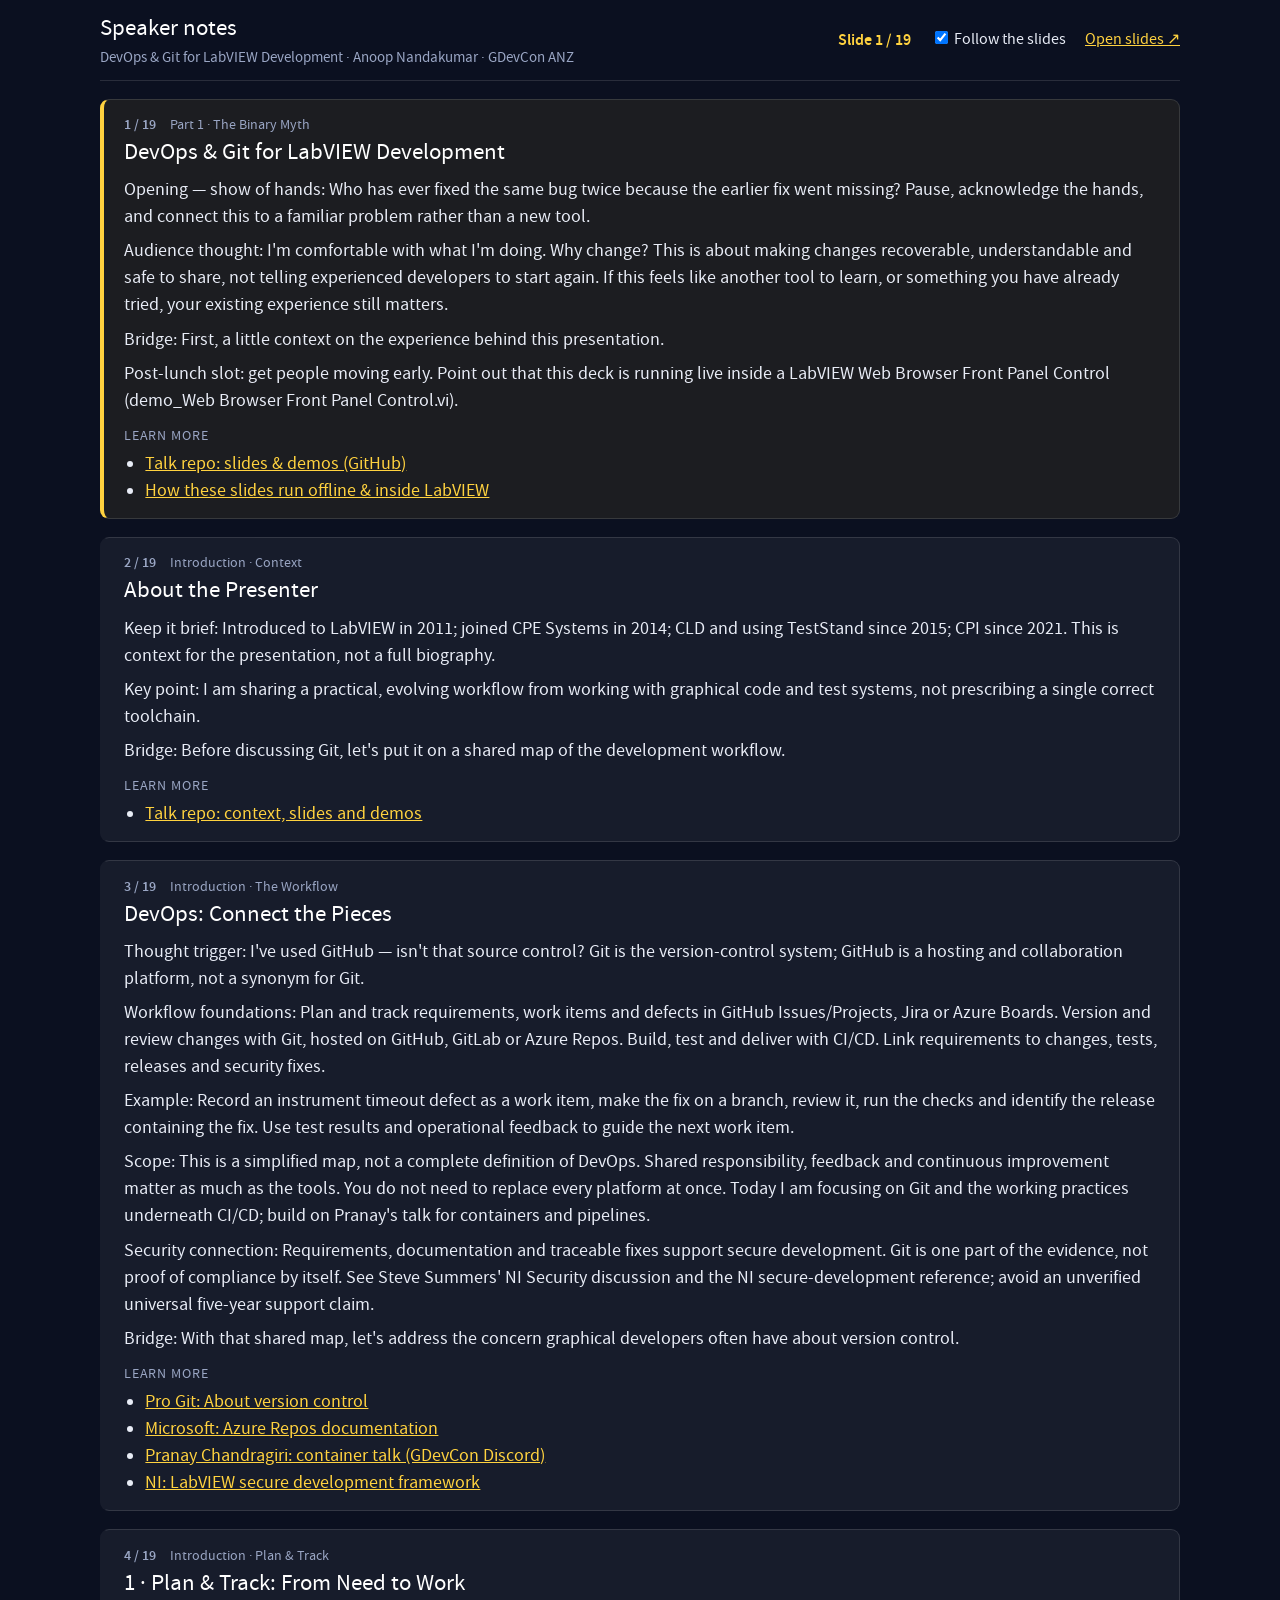
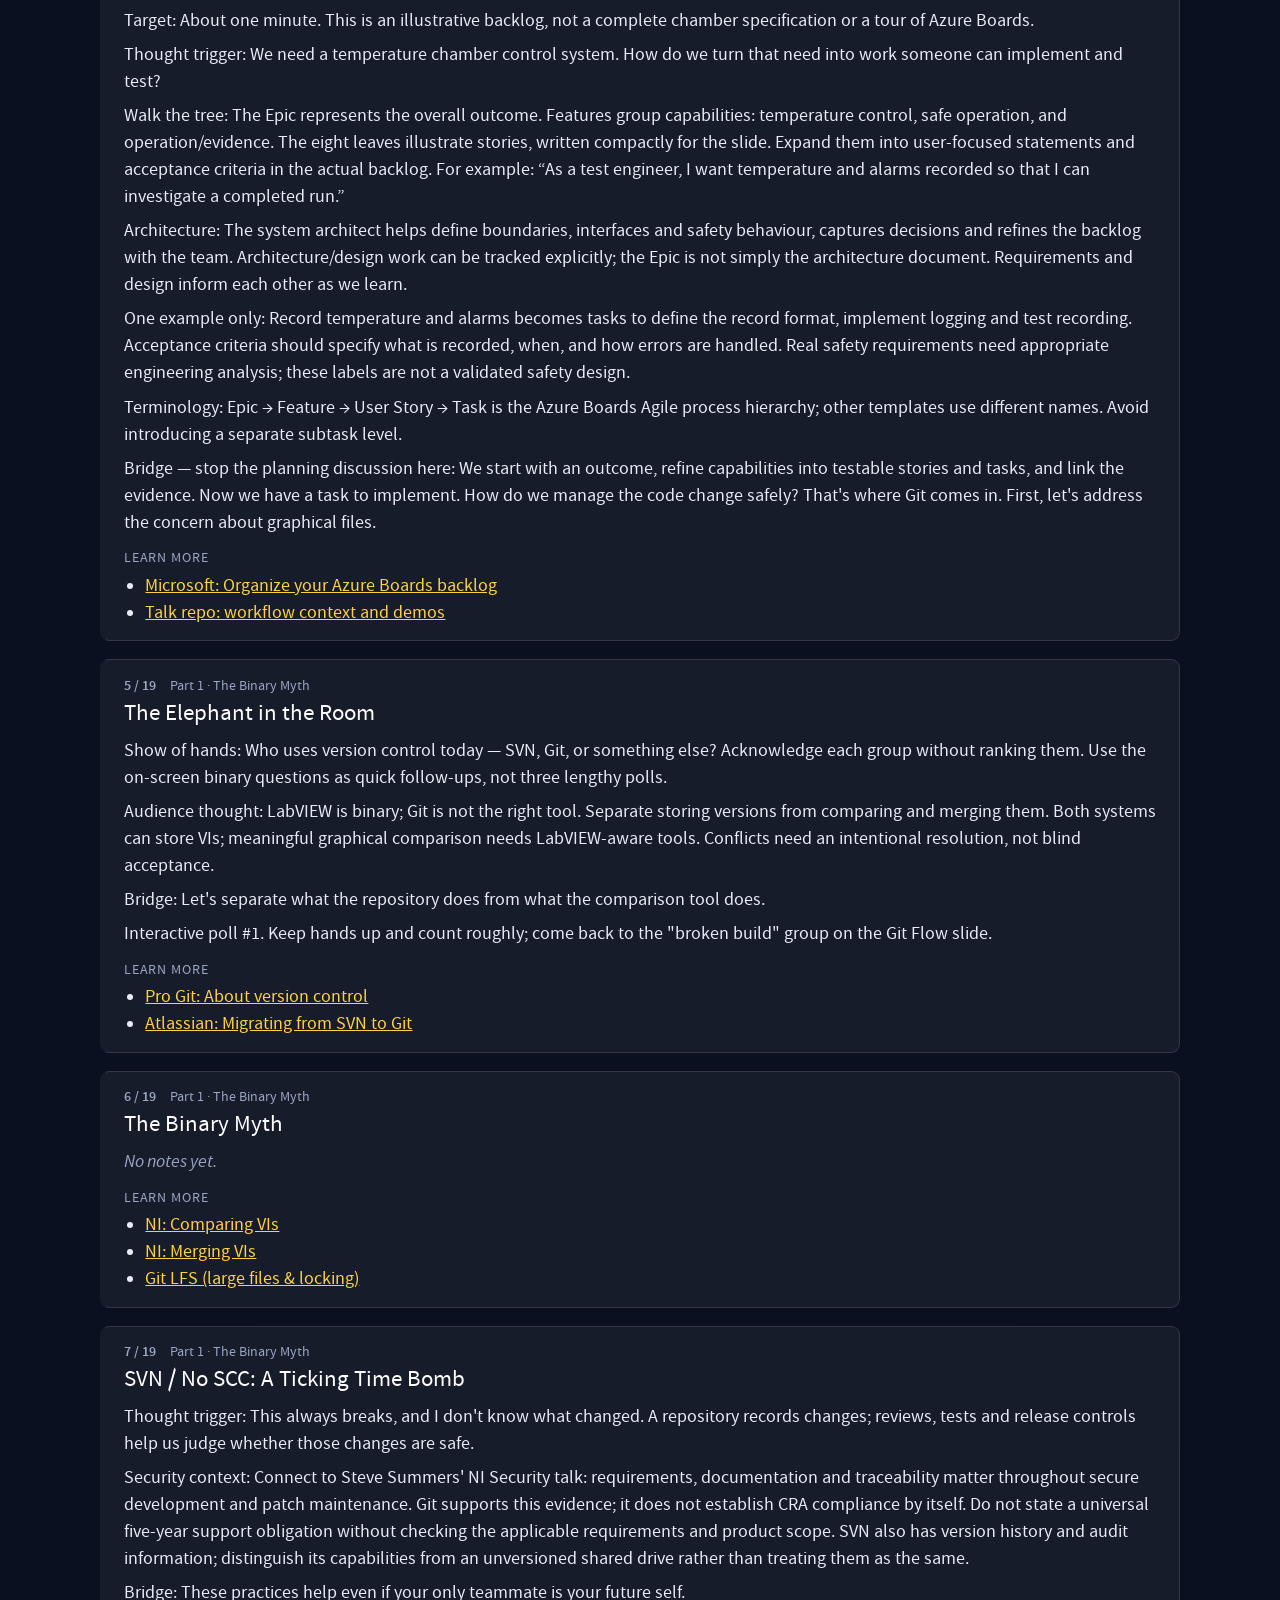
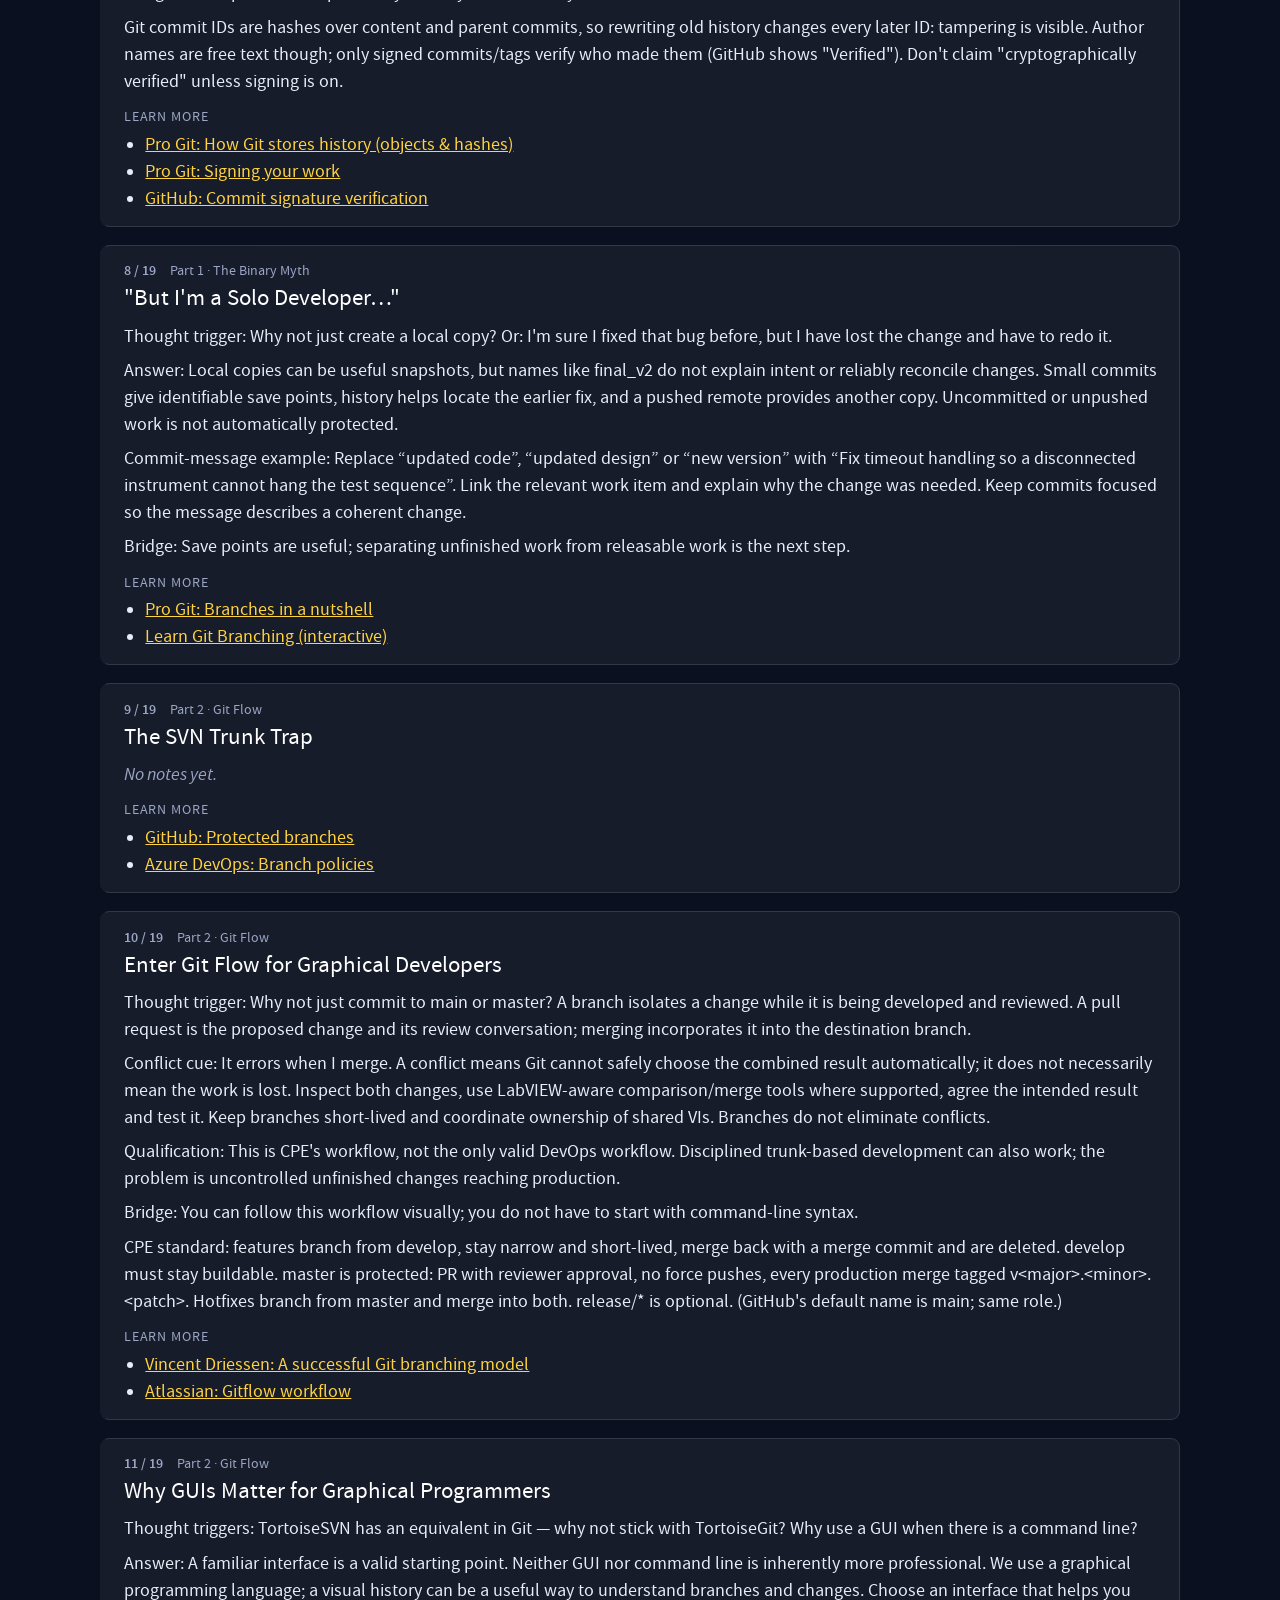
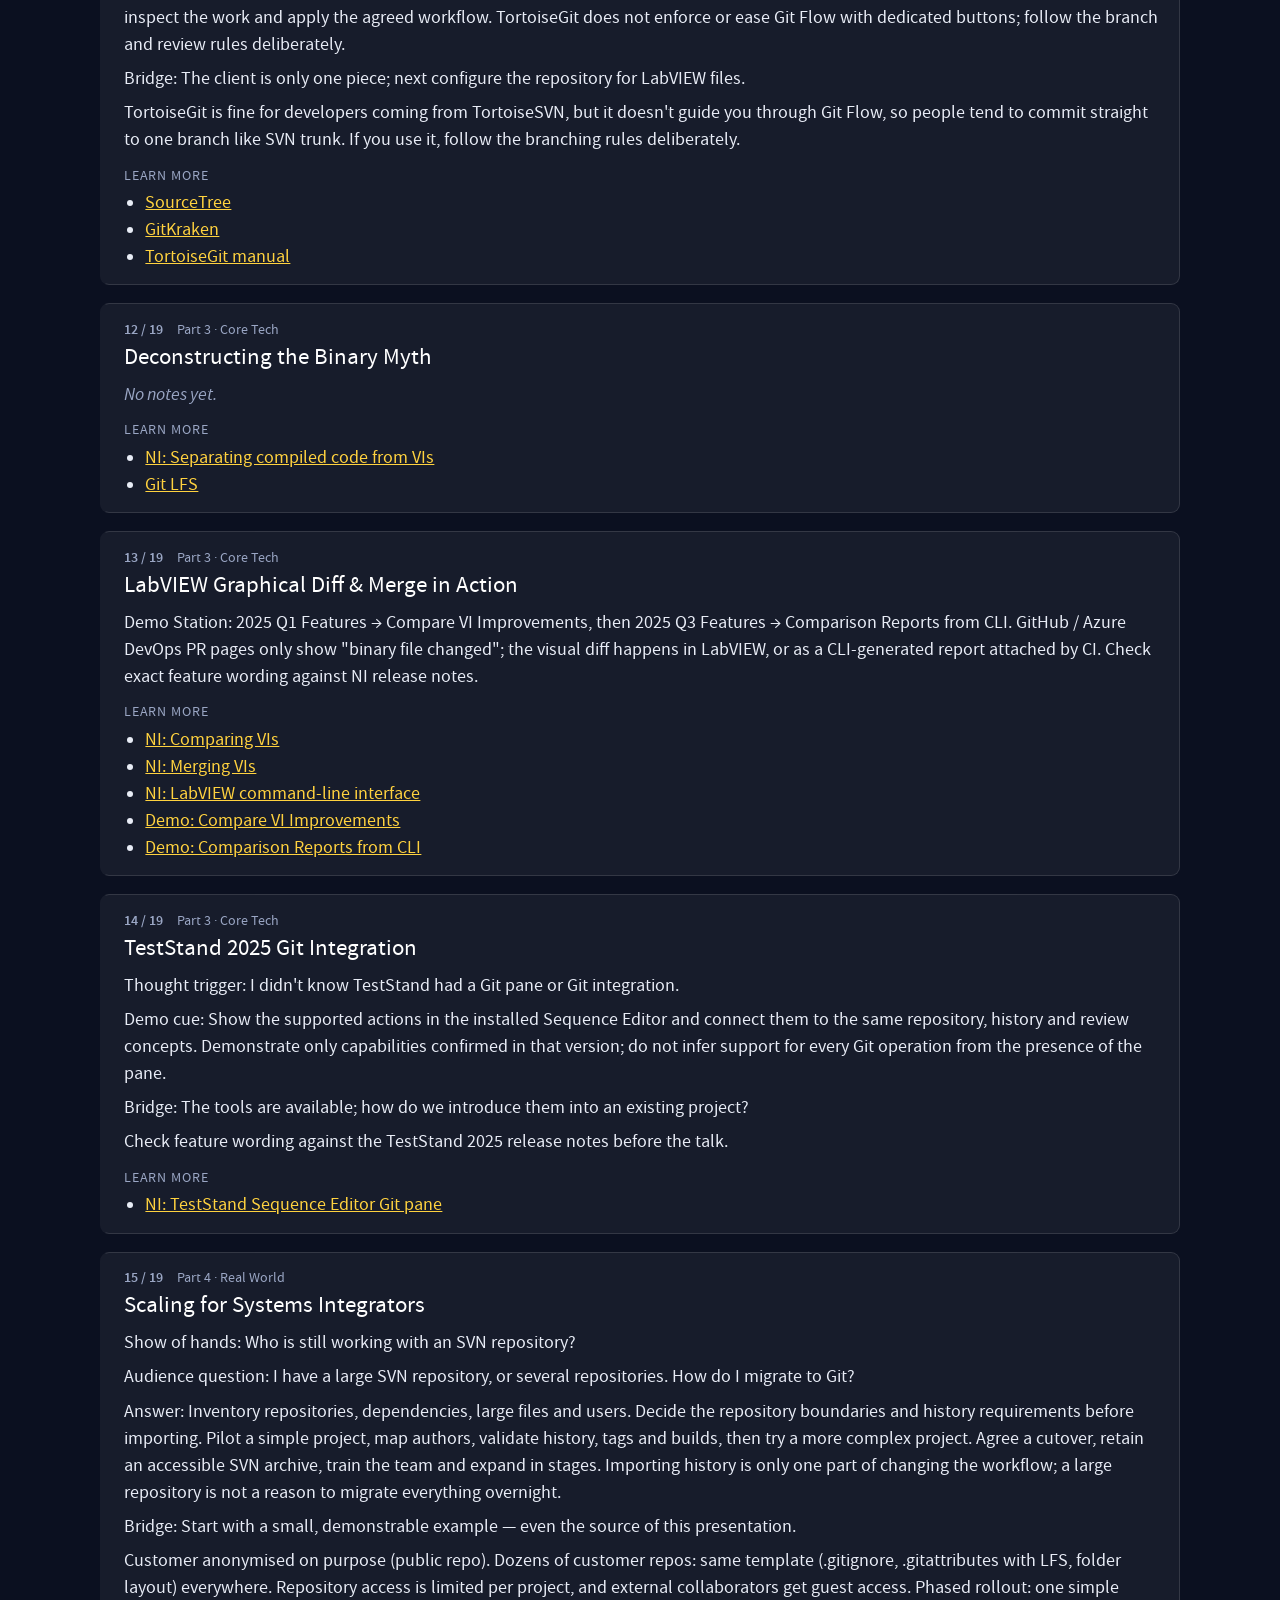
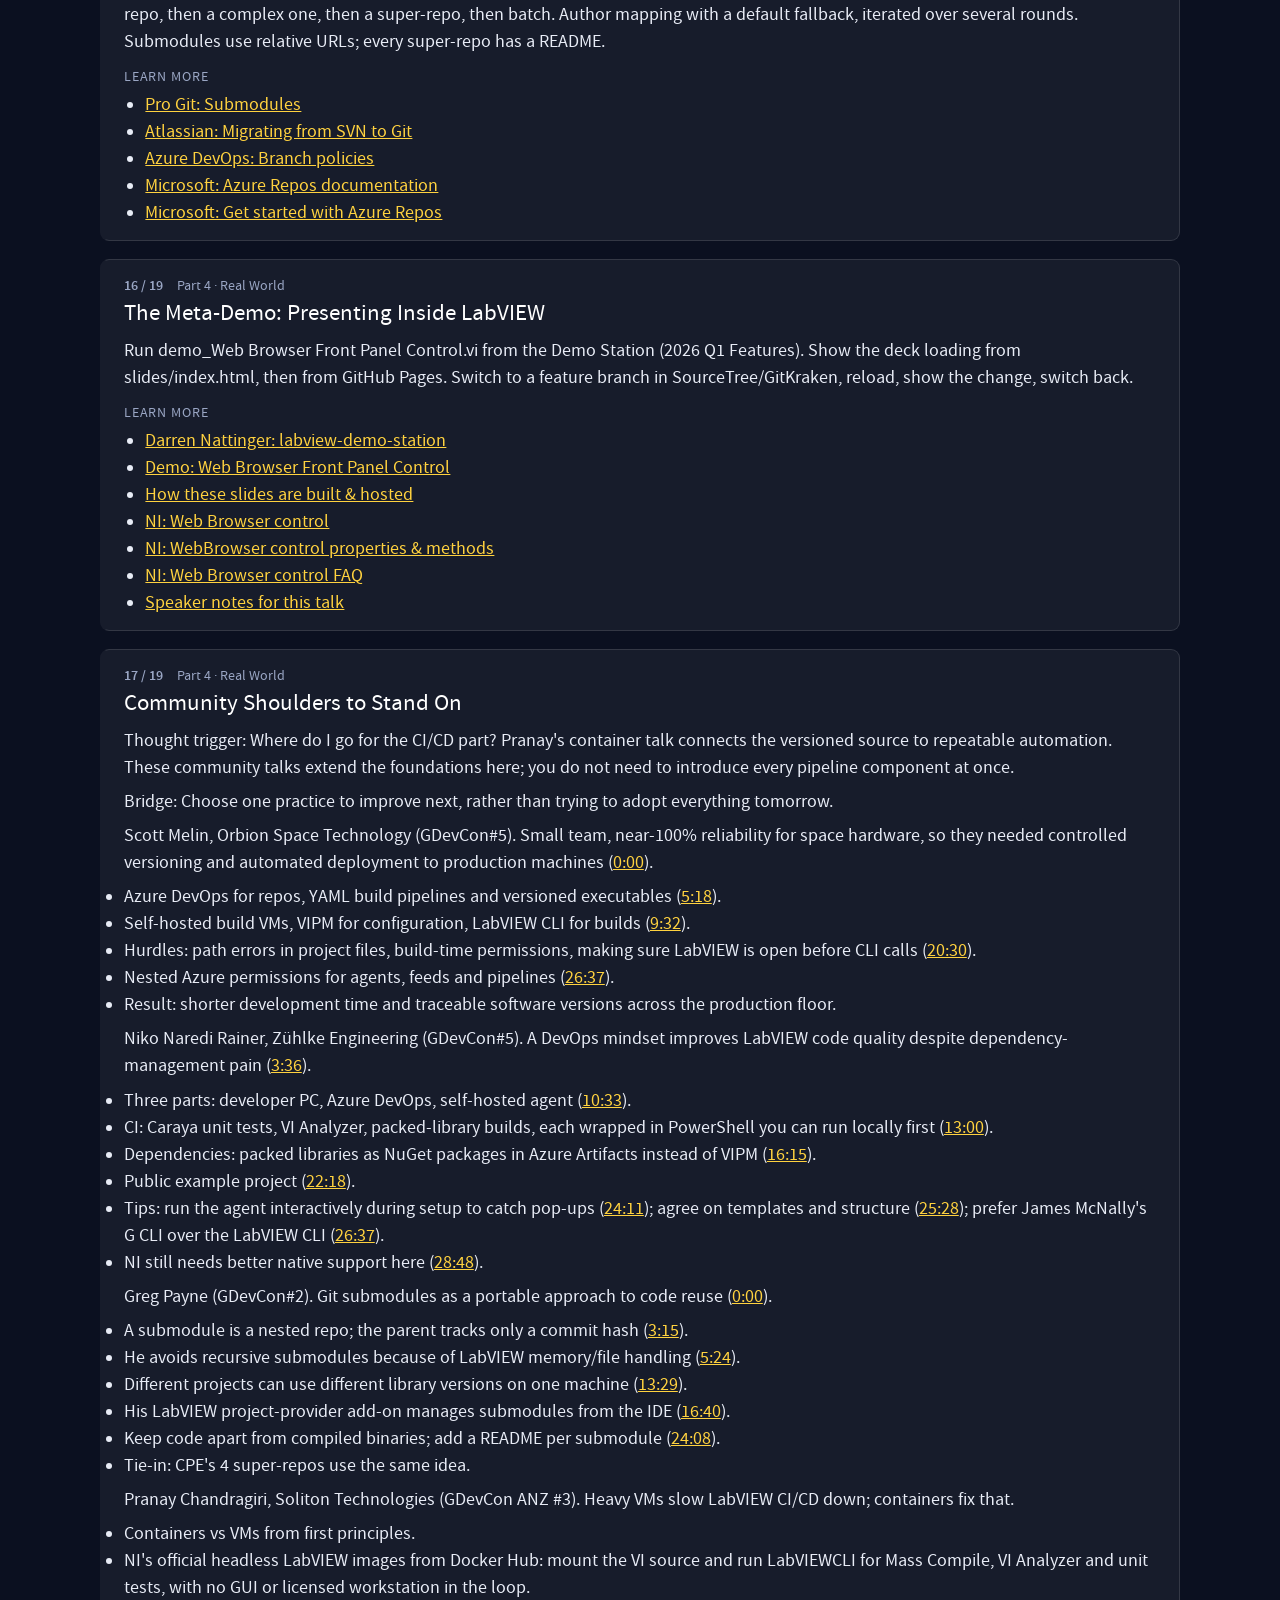
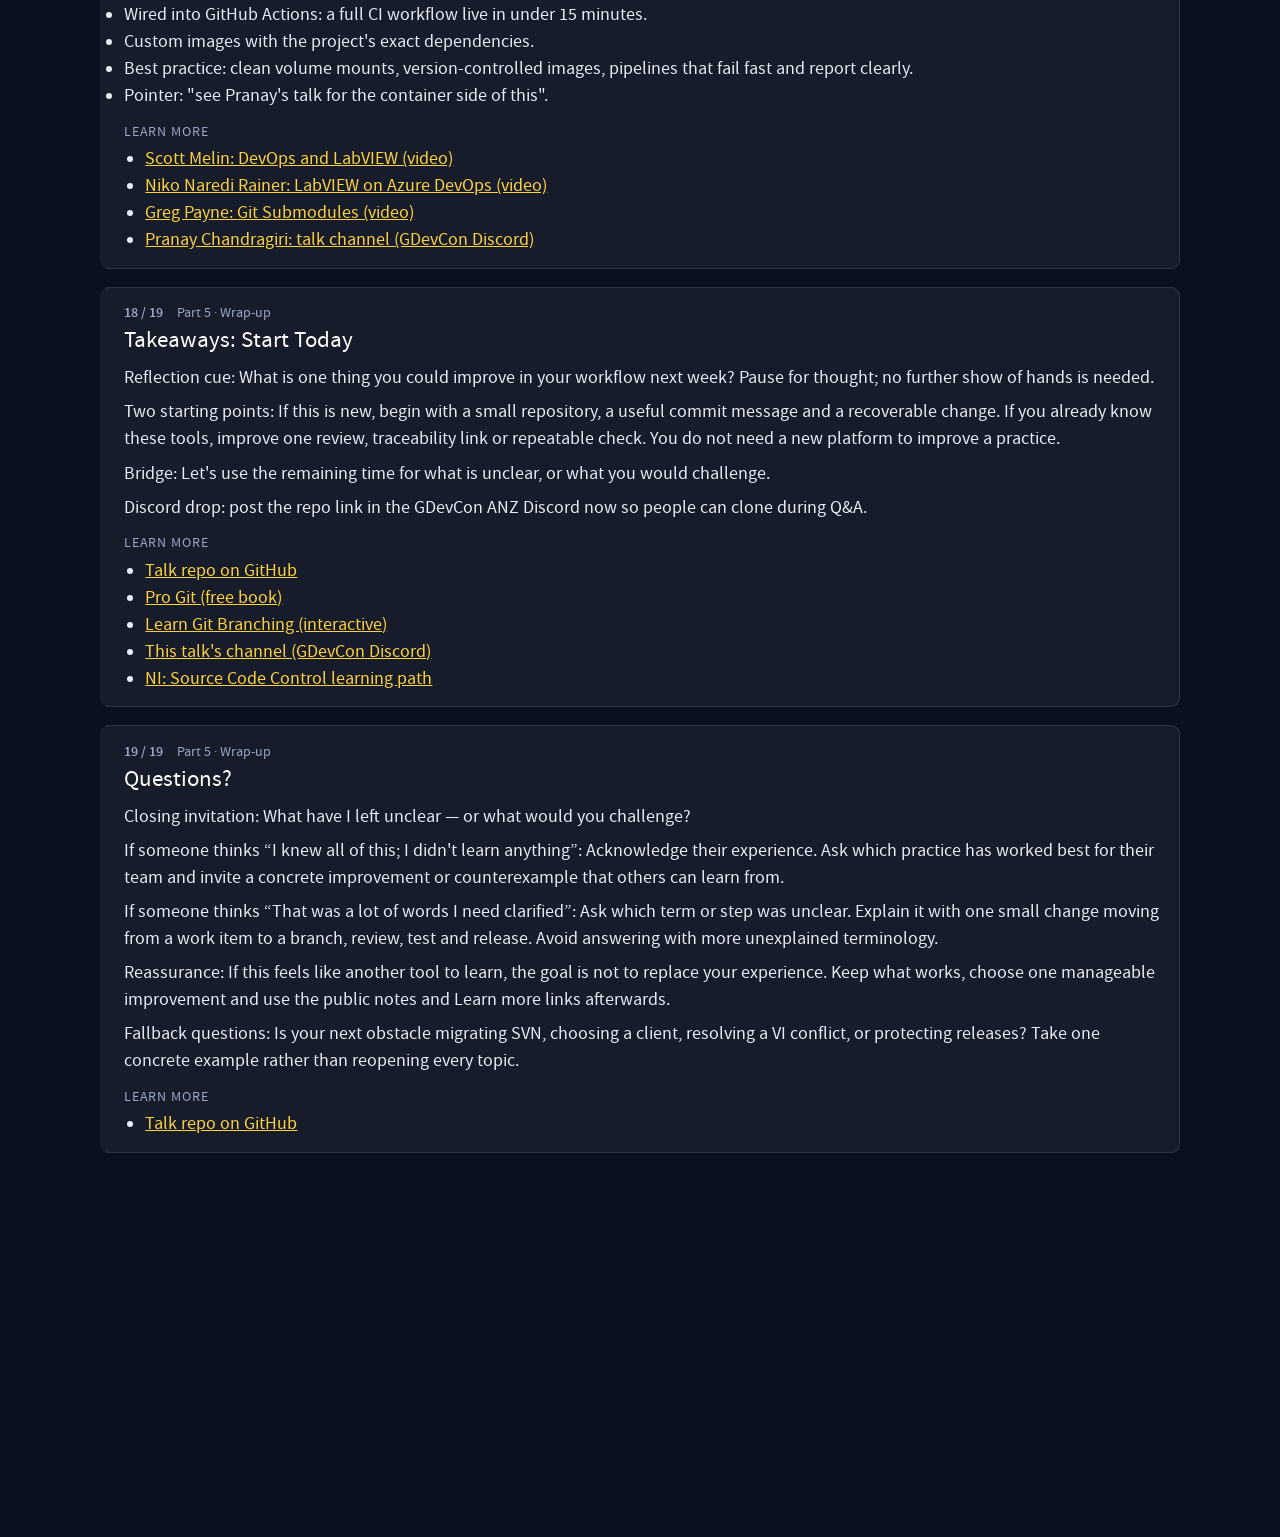
<file: notes.html>
<!doctype html>
<html lang="en">
<head>
  <meta charset="utf-8">
  <title>Speaker notes · DevOps &amp; Git for LabVIEW Development</title>
  <link rel="icon" href="data:,">
  <script>window.location.replace('index.html?view=notes' + window.location.hash);</script>
  <meta http-equiv="refresh" content="0; url=index.html?view=notes">
</head>
<body>
  <p><a href="index.html?view=notes">Speaker notes</a></p>
</body>
</html>
</file>
<file: vendor/reveal/reveal.css>
/**
 * reveal.js 5.2.0
 * https://revealjs.com
 * MIT licensed
 *
 * Copyright (C) 2011-2024 Hakim El Hattab, https://hakim.se
 */

.reveal .r-stretch,.reveal .stretch{max-width:none;max-height:none}.reveal pre.r-stretch code,.reveal pre.stretch code{height:100%;max-height:100%;box-sizing:border-box}.reveal .r-fit-text{display:inline-block;white-space:nowrap}.reveal .r-stack{display:grid;grid-template-rows:100%}.reveal .r-stack>*{grid-area:1/1;margin:auto}.reveal .r-hstack,.reveal .r-vstack{display:flex}.reveal .r-hstack img,.reveal .r-hstack video,.reveal .r-vstack img,.reveal .r-vstack video{min-width:0;min-height:0;object-fit:contain}.reveal .r-vstack{flex-direction:column;align-items:center;justify-content:center}.reveal .r-hstack{flex-direction:row;align-items:center;justify-content:center}.reveal .items-stretch{align-items:stretch}.reveal .items-start{align-items:flex-start}.reveal .items-center{align-items:center}.reveal .items-end{align-items:flex-end}.reveal .justify-between{justify-content:space-between}.reveal .justify-around{justify-content:space-around}.reveal .justify-start{justify-content:flex-start}.reveal .justify-center{justify-content:center}.reveal .justify-end{justify-content:flex-end}html.reveal-full-page{width:100%;height:100%;height:100vh;height:calc(var(--vh,1vh) * 100);height:100dvh;overflow:hidden}.reveal-viewport{height:100%;overflow:hidden;position:relative;line-height:1;margin:0;background-color:#fff;color:#000;--r-controls-spacing:12px;--r-overlay-header-height:40px;--r-overlay-margin:0px;--r-overlay-padding:6px;--r-overlay-gap:5px}@media screen and (max-width:1024px),(max-height:768px){.reveal-viewport{--r-overlay-header-height:26px}}.reveal-viewport:fullscreen{top:0!important;left:0!important;width:100%!important;height:100%!important;transform:none!important}.reveal .fragment{transition:all .2s ease}.reveal .fragment:not(.custom){opacity:0;visibility:hidden;will-change:opacity}.reveal .fragment.visible{opacity:1;visibility:inherit}.reveal .fragment.disabled{transition:none}.reveal .fragment.grow{opacity:1;visibility:inherit}.reveal .fragment.grow.visible{transform:scale(1.3)}.reveal .fragment.shrink{opacity:1;visibility:inherit}.reveal .fragment.shrink.visible{transform:scale(.7)}.reveal .fragment.zoom-in{transform:scale(.1)}.reveal .fragment.zoom-in.visible{transform:none}.reveal .fragment.fade-out{opacity:1;visibility:inherit}.reveal .fragment.fade-out.visible{opacity:0;visibility:hidden}.reveal .fragment.semi-fade-out{opacity:1;visibility:inherit}.reveal .fragment.semi-fade-out.visible{opacity:.5;visibility:inherit}.reveal .fragment.strike{opacity:1;visibility:inherit}.reveal .fragment.strike.visible{text-decoration:line-through}.reveal .fragment.fade-up{transform:translate(0,40px)}.reveal .fragment.fade-up.visible{transform:translate(0,0)}.reveal .fragment.fade-down{transform:translate(0,-40px)}.reveal .fragment.fade-down.visible{transform:translate(0,0)}.reveal .fragment.fade-right{transform:translate(-40px,0)}.reveal .fragment.fade-right.visible{transform:translate(0,0)}.reveal .fragment.fade-left{transform:translate(40px,0)}.reveal .fragment.fade-left.visible{transform:translate(0,0)}.reveal .fragment.current-visible,.reveal .fragment.fade-in-then-out{opacity:0;visibility:hidden}.reveal .fragment.current-visible.current-fragment,.reveal .fragment.fade-in-then-out.current-fragment{opacity:1;visibility:inherit}.reveal .fragment.fade-in-then-semi-out{opacity:0;visibility:hidden}.reveal .fragment.fade-in-then-semi-out.visible{opacity:.5;visibility:inherit}.reveal .fragment.fade-in-then-semi-out.current-fragment{opacity:1;visibility:inherit}.reveal .fragment.highlight-blue,.reveal .fragment.highlight-current-blue,.reveal .fragment.highlight-current-green,.reveal .fragment.highlight-current-red,.reveal .fragment.highlight-green,.reveal .fragment.highlight-red{opacity:1;visibility:inherit}.reveal .fragment.highlight-red.visible{color:#ff2c2d}.reveal .fragment.highlight-green.visible{color:#17ff2e}.reveal .fragment.highlight-blue.visible{color:#1b91ff}.reveal .fragment.highlight-current-red.current-fragment{color:#ff2c2d}.reveal .fragment.highlight-current-green.current-fragment{color:#17ff2e}.reveal .fragment.highlight-current-blue.current-fragment{color:#1b91ff}.reveal:after{content:"";font-style:italic}.reveal iframe{z-index:1}.reveal a{position:relative}@keyframes bounce-right{0%,10%,25%,40%,50%{transform:translateX(0)}20%{transform:translateX(10px)}30%{transform:translateX(-5px)}}@keyframes bounce-left{0%,10%,25%,40%,50%{transform:translateX(0)}20%{transform:translateX(-10px)}30%{transform:translateX(5px)}}@keyframes bounce-down{0%,10%,25%,40%,50%{transform:translateY(0)}20%{transform:translateY(10px)}30%{transform:translateY(-5px)}}.reveal .controls{display:none;position:absolute;top:auto;bottom:var(--r-controls-spacing);right:var(--r-controls-spacing);left:auto;z-index:11;color:#000;pointer-events:none;font-size:10px}.reveal .controls button{position:absolute;padding:0;background-color:transparent;border:0;outline:0;cursor:pointer;color:currentColor;transform:scale(.9999);transition:color .2s ease,opacity .2s ease,transform .2s ease;z-index:2;pointer-events:auto;font-size:inherit;visibility:hidden;opacity:0;-webkit-appearance:none;-webkit-tap-highlight-color:transparent}.reveal .controls .controls-arrow:after,.reveal .controls .controls-arrow:before{content:"";position:absolute;top:0;left:0;width:2.6em;height:.5em;border-radius:.25em;background-color:currentColor;transition:all .15s ease,background-color .8s ease;transform-origin:.2em 50%;will-change:transform}.reveal .controls .controls-arrow{position:relative;width:3.6em;height:3.6em}.reveal .controls .controls-arrow:before{transform:translateX(.5em) translateY(1.55em) rotate(45deg)}.reveal .controls .controls-arrow:after{transform:translateX(.5em) translateY(1.55em) rotate(-45deg)}.reveal .controls .controls-arrow:hover:before{transform:translateX(.5em) translateY(1.55em) rotate(40deg)}.reveal .controls .controls-arrow:hover:after{transform:translateX(.5em) translateY(1.55em) rotate(-40deg)}.reveal .controls .controls-arrow:active:before{transform:translateX(.5em) translateY(1.55em) rotate(36deg)}.reveal .controls .controls-arrow:active:after{transform:translateX(.5em) translateY(1.55em) rotate(-36deg)}.reveal .controls .navigate-left{right:6.4em;bottom:3.2em;transform:translateX(-10px)}.reveal .controls .navigate-left.highlight{animation:bounce-left 2s 50 both ease-out}.reveal .controls .navigate-right{right:0;bottom:3.2em;transform:translateX(10px)}.reveal .controls .navigate-right .controls-arrow{transform:rotate(180deg)}.reveal .controls .navigate-right.highlight{animation:bounce-right 2s 50 both ease-out}.reveal .controls .navigate-up{right:3.2em;bottom:6.4em;transform:translateY(-10px)}.reveal .controls .navigate-up .controls-arrow{transform:rotate(90deg)}.reveal .controls .navigate-down{right:3.2em;bottom:-1.4em;padding-bottom:1.4em;transform:translateY(10px)}.reveal .controls .navigate-down .controls-arrow{transform:rotate(-90deg)}.reveal .controls .navigate-down.highlight{animation:bounce-down 2s 50 both ease-out}.reveal .controls[data-controls-back-arrows=faded] .navigate-up.enabled{opacity:.3}.reveal .controls[data-controls-back-arrows=faded] .navigate-up.enabled:hover{opacity:1}.reveal .controls[data-controls-back-arrows=hidden] .navigate-up.enabled{opacity:0;visibility:hidden}.reveal .controls .enabled{visibility:visible;opacity:.9;cursor:pointer;transform:none}.reveal .controls .enabled.fragmented{opacity:.5}.reveal .controls .enabled.fragmented:hover,.reveal .controls .enabled:hover{opacity:1}.reveal:not(.rtl) .controls[data-controls-back-arrows=faded] .navigate-left.enabled{opacity:.3}.reveal:not(.rtl) .controls[data-controls-back-arrows=faded] .navigate-left.enabled:hover{opacity:1}.reveal:not(.rtl) .controls[data-controls-back-arrows=hidden] .navigate-left.enabled{opacity:0;visibility:hidden}.reveal.rtl .controls[data-controls-back-arrows=faded] .navigate-right.enabled{opacity:.3}.reveal.rtl .controls[data-controls-back-arrows=faded] .navigate-right.enabled:hover{opacity:1}.reveal.rtl .controls[data-controls-back-arrows=hidden] .navigate-right.enabled{opacity:0;visibility:hidden}.reveal[data-navigation-mode=linear].has-horizontal-slides .navigate-down,.reveal[data-navigation-mode=linear].has-horizontal-slides .navigate-up{display:none}.reveal:not(.has-vertical-slides) .controls .navigate-left,.reveal[data-navigation-mode=linear].has-horizontal-slides .navigate-left{bottom:1.4em;right:5.5em}.reveal:not(.has-vertical-slides) .controls .navigate-right,.reveal[data-navigation-mode=linear].has-horizontal-slides .navigate-right{bottom:1.4em;right:.5em}.reveal:not(.has-horizontal-slides) .controls .navigate-up{right:1.4em;bottom:5em}.reveal:not(.has-horizontal-slides) .controls .navigate-down{right:1.4em;bottom:.5em}.reveal.has-dark-background .controls{color:#fff}.reveal.has-light-background .controls{color:#000}.reveal.no-hover .controls .controls-arrow:active:before,.reveal.no-hover .controls .controls-arrow:hover:before{transform:translateX(.5em) translateY(1.55em) rotate(45deg)}.reveal.no-hover .controls .controls-arrow:active:after,.reveal.no-hover .controls .controls-arrow:hover:after{transform:translateX(.5em) translateY(1.55em) rotate(-45deg)}@media screen and (min-width:500px){.reveal-viewport{--r-controls-spacing:0.8em}.reveal .controls[data-controls-layout=edges]{top:0;right:0;bottom:0;left:0}.reveal .controls[data-controls-layout=edges] .navigate-down,.reveal .controls[data-controls-layout=edges] .navigate-left,.reveal .controls[data-controls-layout=edges] .navigate-right,.reveal .controls[data-controls-layout=edges] .navigate-up{bottom:auto;right:auto}.reveal .controls[data-controls-layout=edges] .navigate-left{top:50%;left:var(--r-controls-spacing);margin-top:-1.8em}.reveal .controls[data-controls-layout=edges] .navigate-right{top:50%;right:var(--r-controls-spacing);margin-top:-1.8em}.reveal .controls[data-controls-layout=edges] .navigate-up{top:var(--r-controls-spacing);left:50%;margin-left:-1.8em}.reveal .controls[data-controls-layout=edges] .navigate-down{bottom:calc(var(--r-controls-spacing) - 1.4em + .3em);left:50%;margin-left:-1.8em}}.reveal .progress{position:absolute;display:none;height:3px;width:100%;bottom:0;left:0;z-index:10;background-color:rgba(0,0,0,.2);color:#fff}.reveal .progress:after{content:"";display:block;position:absolute;height:10px;width:100%;top:-10px}.reveal .progress span{display:block;height:100%;width:100%;background-color:currentColor;transition:transform .8s cubic-bezier(.26,.86,.44,.985);transform-origin:0 0;transform:scaleX(0)}.reveal .slide-number{position:absolute;display:block;right:8px;bottom:8px;z-index:31;font-family:Helvetica,sans-serif;font-size:12px;line-height:1;color:#fff;background-color:rgba(0,0,0,.4);padding:5px}.reveal .slide-number a{color:currentColor}.reveal .slide-number-delimiter{margin:0 3px}.reveal{position:relative;width:100%;height:100%;overflow:hidden;touch-action:pinch-zoom}.reveal.embedded{touch-action:pan-y}.reveal.embedded.is-vertical-slide{touch-action:none}.reveal .slides{position:absolute;width:100%;height:100%;top:0;right:0;bottom:0;left:0;margin:auto;pointer-events:none;overflow:visible;z-index:1;text-align:center;perspective:600px;perspective-origin:50% 40%}.reveal .slides>section{perspective:600px}.reveal .slides>section,.reveal .slides>section>section{display:none;position:absolute;width:100%;pointer-events:auto;z-index:10;transform-style:flat;transition:transform-origin .8s cubic-bezier(.26,.86,.44,.985),transform .8s cubic-bezier(.26,.86,.44,.985),visibility .8s cubic-bezier(.26,.86,.44,.985),opacity .8s cubic-bezier(.26,.86,.44,.985)}.reveal[data-transition-speed=fast] .slides section{transition-duration:.4s}.reveal[data-transition-speed=slow] .slides section{transition-duration:1.2s}.reveal .slides section[data-transition-speed=fast]{transition-duration:.4s}.reveal .slides section[data-transition-speed=slow]{transition-duration:1.2s}.reveal .slides>section.stack{padding-top:0;padding-bottom:0;pointer-events:none;height:100%}.reveal .slides>section.present,.reveal .slides>section>section.present{display:block;z-index:11;opacity:1}.reveal .slides>section:empty,.reveal .slides>section>section:empty,.reveal .slides>section>section[data-background-interactive],.reveal .slides>section[data-background-interactive]{pointer-events:none}.reveal.center,.reveal.center .slides,.reveal.center .slides section{min-height:0!important}.reveal .slides>section:not(.present),.reveal .slides>section>section:not(.present){pointer-events:none}.reveal.overview .slides>section,.reveal.overview .slides>section>section{pointer-events:auto}.reveal .slides>section.future,.reveal .slides>section.future>section,.reveal .slides>section.past,.reveal .slides>section.past>section,.reveal .slides>section>section.future,.reveal .slides>section>section.past{opacity:0}.reveal .slides>section[data-transition=slide].past,.reveal .slides>section[data-transition~=slide-out].past,.reveal.slide .slides>section:not([data-transition]).past{transform:translate(-150%,0)}.reveal .slides>section[data-transition=slide].future,.reveal .slides>section[data-transition~=slide-in].future,.reveal.slide .slides>section:not([data-transition]).future{transform:translate(150%,0)}.reveal .slides>section>section[data-transition=slide].past,.reveal .slides>section>section[data-transition~=slide-out].past,.reveal.slide .slides>section>section:not([data-transition]).past{transform:translate(0,-150%)}.reveal .slides>section>section[data-transition=slide].future,.reveal .slides>section>section[data-transition~=slide-in].future,.reveal.slide .slides>section>section:not([data-transition]).future{transform:translate(0,150%)}.reveal .slides>section[data-transition=linear].past,.reveal .slides>section[data-transition~=linear-out].past,.reveal.linear .slides>section:not([data-transition]).past{transform:translate(-150%,0)}.reveal .slides>section[data-transition=linear].future,.reveal .slides>section[data-transition~=linear-in].future,.reveal.linear .slides>section:not([data-transition]).future{transform:translate(150%,0)}.reveal .slides>section>section[data-transition=linear].past,.reveal .slides>section>section[data-transition~=linear-out].past,.reveal.linear .slides>section>section:not([data-transition]).past{transform:translate(0,-150%)}.reveal .slides>section>section[data-transition=linear].future,.reveal .slides>section>section[data-transition~=linear-in].future,.reveal.linear .slides>section>section:not([data-transition]).future{transform:translate(0,150%)}.reveal .slides section[data-transition=default].stack,.reveal.default .slides section.stack{transform-style:preserve-3d}.reveal .slides>section[data-transition=default].past,.reveal .slides>section[data-transition~=default-out].past,.reveal.default .slides>section:not([data-transition]).past{transform:translate3d(-100%,0,0) rotateY(-90deg) translate3d(-100%,0,0)}.reveal .slides>section[data-transition=default].future,.reveal .slides>section[data-transition~=default-in].future,.reveal.default .slides>section:not([data-transition]).future{transform:translate3d(100%,0,0) rotateY(90deg) translate3d(100%,0,0)}.reveal .slides>section>section[data-transition=default].past,.reveal .slides>section>section[data-transition~=default-out].past,.reveal.default .slides>section>section:not([data-transition]).past{transform:translate3d(0,-300px,0) rotateX(70deg) translate3d(0,-300px,0)}.reveal .slides>section>section[data-transition=default].future,.reveal .slides>section>section[data-transition~=default-in].future,.reveal.default .slides>section>section:not([data-transition]).future{transform:translate3d(0,300px,0) rotateX(-70deg) translate3d(0,300px,0)}.reveal .slides section[data-transition=convex].stack,.reveal.convex .slides section.stack{transform-style:preserve-3d}.reveal .slides>section[data-transition=convex].past,.reveal .slides>section[data-transition~=convex-out].past,.reveal.convex .slides>section:not([data-transition]).past{transform:translate3d(-100%,0,0) rotateY(-90deg) translate3d(-100%,0,0)}.reveal .slides>section[data-transition=convex].future,.reveal .slides>section[data-transition~=convex-in].future,.reveal.convex .slides>section:not([data-transition]).future{transform:translate3d(100%,0,0) rotateY(90deg) translate3d(100%,0,0)}.reveal .slides>section>section[data-transition=convex].past,.reveal .slides>section>section[data-transition~=convex-out].past,.reveal.convex .slides>section>section:not([data-transition]).past{transform:translate3d(0,-300px,0) rotateX(70deg) translate3d(0,-300px,0)}.reveal .slides>section>section[data-transition=convex].future,.reveal .slides>section>section[data-transition~=convex-in].future,.reveal.convex .slides>section>section:not([data-transition]).future{transform:translate3d(0,300px,0) rotateX(-70deg) translate3d(0,300px,0)}.reveal .slides section[data-transition=concave].stack,.reveal.concave .slides section.stack{transform-style:preserve-3d}.reveal .slides>section[data-transition=concave].past,.reveal .slides>section[data-transition~=concave-out].past,.reveal.concave .slides>section:not([data-transition]).past{transform:translate3d(-100%,0,0) rotateY(90deg) translate3d(-100%,0,0)}.reveal .slides>section[data-transition=concave].future,.reveal .slides>section[data-transition~=concave-in].future,.reveal.concave .slides>section:not([data-transition]).future{transform:translate3d(100%,0,0) rotateY(-90deg) translate3d(100%,0,0)}.reveal .slides>section>section[data-transition=concave].past,.reveal .slides>section>section[data-transition~=concave-out].past,.reveal.concave .slides>section>section:not([data-transition]).past{transform:translate3d(0,-80%,0) rotateX(-70deg) translate3d(0,-80%,0)}.reveal .slides>section>section[data-transition=concave].future,.reveal .slides>section>section[data-transition~=concave-in].future,.reveal.concave .slides>section>section:not([data-transition]).future{transform:translate3d(0,80%,0) rotateX(70deg) translate3d(0,80%,0)}.reveal .slides section[data-transition=zoom],.reveal.zoom .slides section:not([data-transition]){transition-timing-function:ease}.reveal .slides>section[data-transition=zoom].past,.reveal .slides>section[data-transition~=zoom-out].past,.reveal.zoom .slides>section:not([data-transition]).past{visibility:hidden;transform:scale(16)}.reveal .slides>section[data-transition=zoom].future,.reveal .slides>section[data-transition~=zoom-in].future,.reveal.zoom .slides>section:not([data-transition]).future{visibility:hidden;transform:scale(.2)}.reveal .slides>section>section[data-transition=zoom].past,.reveal .slides>section>section[data-transition~=zoom-out].past,.reveal.zoom .slides>section>section:not([data-transition]).past{transform:scale(16)}.reveal .slides>section>section[data-transition=zoom].future,.reveal .slides>section>section[data-transition~=zoom-in].future,.reveal.zoom .slides>section>section:not([data-transition]).future{transform:scale(.2)}.reveal.cube .slides{perspective:1300px}.reveal.cube .slides section{padding:30px;min-height:700px;backface-visibility:hidden;box-sizing:border-box;transform-style:preserve-3d}.reveal.center.cube .slides section{min-height:0}.reveal.cube .slides section:not(.stack):before{content:"";position:absolute;display:block;width:100%;height:100%;left:0;top:0;background:rgba(0,0,0,.1);border-radius:4px;transform:translateZ(-20px)}.reveal.cube .slides section:not(.stack):after{content:"";position:absolute;display:block;width:90%;height:30px;left:5%;bottom:0;background:0 0;z-index:1;border-radius:4px;box-shadow:0 95px 25px rgba(0,0,0,.2);transform:translateZ(-90px) rotateX(65deg)}.reveal.cube .slides>section.stack{padding:0;background:0 0}.reveal.cube .slides>section.past{transform-origin:100% 0;transform:translate3d(-100%,0,0) rotateY(-90deg)}.reveal.cube .slides>section.future{transform-origin:0 0;transform:translate3d(100%,0,0) rotateY(90deg)}.reveal.cube .slides>section>section.past{transform-origin:0 100%;transform:translate3d(0,-100%,0) rotateX(90deg)}.reveal.cube .slides>section>section.future{transform-origin:0 0;transform:translate3d(0,100%,0) rotateX(-90deg)}.reveal.page .slides{perspective-origin:0 50%;perspective:3000px}.reveal.page .slides section{padding:30px;min-height:700px;box-sizing:border-box;transform-style:preserve-3d}.reveal.page .slides section.past{z-index:12}.reveal.page .slides section:not(.stack):before{content:"";position:absolute;display:block;width:100%;height:100%;left:0;top:0;background:rgba(0,0,0,.1);transform:translateZ(-20px)}.reveal.page .slides section:not(.stack):after{content:"";position:absolute;display:block;width:90%;height:30px;left:5%;bottom:0;background:0 0;z-index:1;border-radius:4px;box-shadow:0 95px 25px rgba(0,0,0,.2);transform:translateZ(-90px) rotateX(65deg)}.reveal.page .slides>section.stack{padding:0;background:0 0}.reveal.page .slides>section.past{transform-origin:0 0;transform:translate3d(-40%,0,0) rotateY(-80deg)}.reveal.page .slides>section.future{transform-origin:100% 0;transform:translate3d(0,0,0)}.reveal.page .slides>section>section.past{transform-origin:0 0;transform:translate3d(0,-40%,0) rotateX(80deg)}.reveal.page .slides>section>section.future{transform-origin:0 100%;transform:translate3d(0,0,0)}.reveal .slides section[data-transition=fade],.reveal.fade .slides section:not([data-transition]),.reveal.fade .slides>section>section:not([data-transition]){transform:none;transition:opacity .5s}.reveal.fade.overview .slides section,.reveal.fade.overview .slides>section>section{transition:none}.reveal .slides section[data-transition=none],.reveal.none .slides section:not([data-transition]){transform:none;transition:none}.reveal .pause-overlay{position:absolute;top:0;left:0;width:100%;height:100%;background:#000;visibility:hidden;opacity:0;z-index:100;transition:all 1s ease}.reveal .pause-overlay .resume-button{position:absolute;bottom:20px;right:20px;color:#ccc;border-radius:2px;padding:6px 14px;border:2px solid #ccc;font-size:16px;background:0 0;cursor:pointer}.reveal .pause-overlay .resume-button:hover{color:#fff;border-color:#fff}.reveal.paused .pause-overlay{visibility:visible;opacity:1}.reveal .no-transition,.reveal .no-transition *,.reveal .slides.disable-slide-transitions section{transition:none!important}.reveal .slides.disable-slide-transitions section{transform:none!important}.reveal .backgrounds{position:absolute;width:100%;height:100%;top:0;left:0;perspective:600px}.reveal .slide-background{display:none;position:absolute;width:100%;height:100%;opacity:0;visibility:hidden;overflow:hidden;background-color:rgba(0,0,0,0);transition:all .8s cubic-bezier(.26,.86,.44,.985)}.reveal .slide-background-content{position:absolute;width:100%;height:100%;background-position:50% 50%;background-repeat:no-repeat;background-size:cover}.reveal .slide-background.stack{display:block}.reveal .slide-background.present{opacity:1;visibility:visible;z-index:2}.print-pdf .reveal .slide-background{opacity:1!important;visibility:visible!important}.reveal .slide-background video{position:absolute;width:100%;height:100%;max-width:none;max-height:none;top:0;left:0;object-fit:cover}.reveal .slide-background[data-background-size=contain] video{object-fit:contain}.reveal>.backgrounds .slide-background[data-background-transition=none],.reveal[data-background-transition=none]>.backgrounds .slide-background:not([data-background-transition]){transition:none}.reveal>.backgrounds .slide-background[data-background-transition=slide],.reveal[data-background-transition=slide]>.backgrounds .slide-background:not([data-background-transition]){opacity:1}.reveal>.backgrounds .slide-background.past[data-background-transition=slide],.reveal[data-background-transition=slide]>.backgrounds .slide-background.past:not([data-background-transition]){transform:translate(-100%,0)}.reveal>.backgrounds .slide-background.future[data-background-transition=slide],.reveal[data-background-transition=slide]>.backgrounds .slide-background.future:not([data-background-transition]){transform:translate(100%,0)}.reveal>.backgrounds .slide-background>.slide-background.past[data-background-transition=slide],.reveal[data-background-transition=slide]>.backgrounds .slide-background>.slide-background.past:not([data-background-transition]){transform:translate(0,-100%)}.reveal>.backgrounds .slide-background>.slide-background.future[data-background-transition=slide],.reveal[data-background-transition=slide]>.backgrounds .slide-background>.slide-background.future:not([data-background-transition]){transform:translate(0,100%)}.reveal>.backgrounds .slide-background.past[data-background-transition=convex],.reveal[data-background-transition=convex]>.backgrounds .slide-background.past:not([data-background-transition]){opacity:0;transform:translate3d(-100%,0,0) rotateY(-90deg) translate3d(-100%,0,0)}.reveal>.backgrounds .slide-background.future[data-background-transition=convex],.reveal[data-background-transition=convex]>.backgrounds .slide-background.future:not([data-background-transition]){opacity:0;transform:translate3d(100%,0,0) rotateY(90deg) translate3d(100%,0,0)}.reveal>.backgrounds .slide-background>.slide-background.past[data-background-transition=convex],.reveal[data-background-transition=convex]>.backgrounds .slide-background>.slide-background.past:not([data-background-transition]){opacity:0;transform:translate3d(0,-100%,0) rotateX(90deg) translate3d(0,-100%,0)}.reveal>.backgrounds .slide-background>.slide-background.future[data-background-transition=convex],.reveal[data-background-transition=convex]>.backgrounds .slide-background>.slide-background.future:not([data-background-transition]){opacity:0;transform:translate3d(0,100%,0) rotateX(-90deg) translate3d(0,100%,0)}.reveal>.backgrounds .slide-background.past[data-background-transition=concave],.reveal[data-background-transition=concave]>.backgrounds .slide-background.past:not([data-background-transition]){opacity:0;transform:translate3d(-100%,0,0) rotateY(90deg) translate3d(-100%,0,0)}.reveal>.backgrounds .slide-background.future[data-background-transition=concave],.reveal[data-background-transition=concave]>.backgrounds .slide-background.future:not([data-background-transition]){opacity:0;transform:translate3d(100%,0,0) rotateY(-90deg) translate3d(100%,0,0)}.reveal>.backgrounds .slide-background>.slide-background.past[data-background-transition=concave],.reveal[data-background-transition=concave]>.backgrounds .slide-background>.slide-background.past:not([data-background-transition]){opacity:0;transform:translate3d(0,-100%,0) rotateX(-90deg) translate3d(0,-100%,0)}.reveal>.backgrounds .slide-background>.slide-background.future[data-background-transition=concave],.reveal[data-background-transition=concave]>.backgrounds .slide-background>.slide-background.future:not([data-background-transition]){opacity:0;transform:translate3d(0,100%,0) rotateX(90deg) translate3d(0,100%,0)}.reveal>.backgrounds .slide-background[data-background-transition=zoom],.reveal[data-background-transition=zoom]>.backgrounds .slide-background:not([data-background-transition]){transition-timing-function:ease}.reveal>.backgrounds .slide-background.past[data-background-transition=zoom],.reveal[data-background-transition=zoom]>.backgrounds .slide-background.past:not([data-background-transition]){opacity:0;visibility:hidden;transform:scale(16)}.reveal>.backgrounds .slide-background.future[data-background-transition=zoom],.reveal[data-background-transition=zoom]>.backgrounds .slide-background.future:not([data-background-transition]){opacity:0;visibility:hidden;transform:scale(.2)}.reveal>.backgrounds .slide-background>.slide-background.past[data-background-transition=zoom],.reveal[data-background-transition=zoom]>.backgrounds .slide-background>.slide-background.past:not([data-background-transition]){opacity:0;visibility:hidden;transform:scale(16)}.reveal>.backgrounds .slide-background>.slide-background.future[data-background-transition=zoom],.reveal[data-background-transition=zoom]>.backgrounds .slide-background>.slide-background.future:not([data-background-transition]){opacity:0;visibility:hidden;transform:scale(.2)}.reveal[data-transition-speed=fast]>.backgrounds .slide-background{transition-duration:.4s}.reveal[data-transition-speed=slow]>.backgrounds .slide-background{transition-duration:1.2s}.reveal [data-auto-animate-target^=unmatched]{will-change:opacity}.reveal section[data-auto-animate]:not(.stack):not([data-auto-animate=running]) [data-auto-animate-target^=unmatched]{opacity:0}.reveal.overview{perspective-origin:50% 50%;perspective:700px}.reveal.overview .slides section{height:100%;top:0!important;opacity:1!important;overflow:hidden;visibility:visible!important;cursor:pointer;box-sizing:border-box}.reveal.overview .slides section.present,.reveal.overview .slides section:hover{outline:10px solid rgba(150,150,150,.4);outline-offset:10px}.reveal.overview .slides section .fragment{opacity:1;transition:none}.reveal.overview .slides section:after,.reveal.overview .slides section:before{display:none!important}.reveal.overview .slides>section.stack{padding:0;top:0!important;background:0 0;outline:0;overflow:visible}.reveal.overview .backgrounds{perspective:inherit}.reveal.overview .backgrounds .slide-background{opacity:1;visibility:visible;outline:10px solid rgba(150,150,150,.1);outline-offset:10px}.reveal.overview .backgrounds .slide-background.stack{overflow:visible}.reveal.overview .slides section,.reveal.overview-deactivating .slides section{transition:none}.reveal.overview .backgrounds .slide-background,.reveal.overview-deactivating .backgrounds .slide-background{transition:none}.reveal.rtl .slides,.reveal.rtl .slides h1,.reveal.rtl .slides h2,.reveal.rtl .slides h3,.reveal.rtl .slides h4,.reveal.rtl .slides h5,.reveal.rtl .slides h6{direction:rtl;font-family:sans-serif}.reveal.rtl code,.reveal.rtl pre{direction:ltr}.reveal.rtl ol,.reveal.rtl ul{text-align:right}.reveal.rtl .progress span{transform-origin:100% 0}.reveal.has-parallax-background .backgrounds{transition:all .8s ease}.reveal.has-parallax-background[data-transition-speed=fast] .backgrounds{transition-duration:.4s}.reveal.has-parallax-background[data-transition-speed=slow] .backgrounds{transition-duration:1.2s}@keyframes fade-in{from{opacity:0}to{opacity:1}}@keyframes scale-up{from{transform:scale(.95)}to{transform:scale(1)}}.reveal [data-preview-image],.reveal [data-preview-link]:not(a):not([data-preview-link=false]),.reveal [data-preview-video]{cursor:zoom-in}.r-overlay{position:absolute;top:var(--r-overlay-margin);right:var(--r-overlay-margin);bottom:var(--r-overlay-margin);left:var(--r-overlay-margin);border-radius:min(var(--r-overlay-margin),6px);z-index:99;background:rgba(0,0,0,.95);-webkit-backdrop-filter:blur(10px);backdrop-filter:blur(10px);transition:all .3s ease;color:#fff;animation:fade-in .3s ease;font-family:ui-sans-serif,system-ui,-apple-system,Helvetica,sans-serif}.r-overlay-viewport{position:absolute;top:var(--r-overlay-padding);right:var(--r-overlay-padding);bottom:var(--r-overlay-padding);left:var(--r-overlay-padding);gap:var(--r-overlay-gap);display:flex;flex-direction:column}.r-overlay-header{display:flex;z-index:2;box-sizing:border-box;align-items:center;justify-content:flex-end;height:var(--r-overlay-header-height);gap:6px}.r-overlay-header .r-overlay-button{all:unset;display:flex;align-items:center;justify-content:center;min-width:var(--r-overlay-header-height);min-height:var(--r-overlay-header-height);padding:0 calc(var(--r-overlay-header-height)/ 4);opacity:1;border-radius:6px;font-size:18px;gap:8px;cursor:pointer;box-sizing:border-box}.r-overlay-header .r-overlay-button:hover{opacity:1;background-color:rgba(255,255,255,.15)}.r-overlay-header .icon{display:inline-block;width:20px;height:20px;background-position:50% 50%;background-size:100%;background-repeat:no-repeat}.r-overlay-close .icon{background-image:url([data-uri])}.r-overlay-external .icon{background-image:url([data-uri])}.r-overlay-content{position:relative;display:grid;place-items:center;border-radius:6px;overflow:hidden;flex-grow:1;background-color:rgba(20,20,20,.8);animation:scale-up .5s cubic-bezier(.26,.86,.44,.985)}.r-overlay-spinner{position:absolute;display:block;top:50%;left:50%;width:32px;height:32px;margin:-16px 0 0 -16px;z-index:10;background-image:url([data-uri]%2F%2F%2F6%2Bvr8nJybW1tcDAwOjo6Nvb26ioqKOjo7Ozs%2FLy8vz8%2FAAAAAAAAAAAACH%2FC05FVFNDQVBFMi4wAwEAAAAh%2FhpDcmVhdGVkIHdpdGggYWpheGxvYWQuaW5mbwAh%[base64]%2FV%2FnmOM82XiHRLYKhKP1oZmADdEAAAh%2BQQJCgAAACwAAAAAIAAgAAAE6hDISWlZpOrNp1lGNRSdRpDUolIGw5RUYhhHukqFu8DsrEyqnWThGvAmhVlteBvojpTDDBUEIFwMFBRAmBkSgOrBFZogCASwBDEY%2FCZSg7GSE0gSCjQBMVG023xWBhklAnoEdhQEfyNqMIcKjhRsjEdnezB%2BA4k8gTwJhFuiW4dokXiloUepBAp5qaKpp6%2BHo7aWW54wl7obvEe0kRuoplCGepwSx2jJvqHEmGt6whJpGpfJCHmOoNHKaHx61WiSR92E4lbFoq%2BB6QDtuetcaBPnW6%2BO7wDHpIiK9SaVK5GgV543tzjgGcghAgAh%[base64]%2B%2BG%2Bw48edZPK%2BM6hLJpQg484enXIdQFSS1u6UhksENEQAAIfkECQoAAAAsAAAAACAAIAAABOcQyEmpGKLqzWcZRVUQnZYg1aBSh2GUVEIQ2aQOE%2BG%2BcD4ntpWkZQj1JIiZIogDFFyHI0UxQwFugMSOFIPJftfVAEoZLBbcLEFhlQiqGp1Vd140AUklUN3eCA51C1EWMzMCezCBBmkxVIVHBWd3HHl9JQOIJSdSnJ0TDKChCwUJjoWMPaGqDKannasMo6WnM562R5YluZRwur0wpgqZE7NKUm%2BFNRPIhjBJxKZteWuIBMN4zRMIVIhffcgojwCF117i4nlLnY5ztRLsnOk%2BaV%2BoJY7V7m76PdkS4trKcdg0Zc0tTcKkRAAAIfkECQoAAAAsAAAAACAAIAAABO4QyEkpKqjqzScpRaVkXZWQEximw1BSCUEIlDohrft6cpKCk5xid5MNJTaAIkekKGQkWyKHkvhKsR7ARmitkAYDYRIbUQRQjWBwJRzChi9CRlBcY1UN4g0%[base64]%[base64]%2BE71SRQeyqUToLA7VxF0JDyIQh%2FMVVPMt1ECZlfcjZJ9mIKoaTl1MRIl5o4CUKXOwmyrCInCKqcWtvadL2SYhyASyNDJ0uIiRMDjI0Fd30%2FiI2UA5GSS5UDj2l6NoqgOgN4gksEBgYFf0FDqKgHnyZ9OX8HrgYHdHpcHQULXAS2qKpENRg7eAMLC7kTBaixUYFkKAzWAAnLC7FLVxLWDBLKCwaKTULgEwbLA4hJtOkSBNqITT3xEgfLpBtzE%2FjiuL04RGEBgwWhShRgQExHBAAh%2BQQJCgAAACwAAAAAIAAgAAAE7xDISWlSqerNpyJKhWRdlSAVoVLCWk6JKlAqAavhO9UkUHsqlE6CwO1cRdCQ8iEIfzFVTzLdRAmZX3I2SfZiCqGk5dTESJeaOAlClzsJsqwiJwiqnFrb2nS9kmIcgEsjQydLiIlHehhpejaIjzh9eomSjZR%[base64]%2BE71SRQeyqUToLA7VxF0JDyIQh%[base64]%2BE71SRQeyqUToLA7VxF0JDyIQh%2FMVVPMt1ECZlfcjZJ9mIKoaTl1MRIl5o4CUKXOwmyrCInCKqcWtvadL2SYhyASyNDJ0uIiUd6GAULDJCRiXo1CpGXDJOUjY%2BYip9DhToJA4RBLwMLCwVDfRgbBAaqqoZ1XBMHswsHtxtFaH1iqaoGNgAIxRpbFAgfPQSqpbgGBqUD1wBXeCYp1AYZ19JJOYgH1KwA4UBvQwXUBxPqVD9L3sbp2BNk2xvvFPJd%2BMFCN6HAAIKgNggY0KtEBAAh%[base64]%2BvsYMDAzZQPC9VCNkDWUhGkuE5PxJNwiUK4UfLzOlD4WvzAHaoG9nxPi5d%2BjYUqfAhhykOFwJWiAAAIfkECQoAAAAsAAAAACAAIAAABPAQyElpUqnqzaciSoVkXVUMFaFSwlpOCcMYlErAavhOMnNLNo8KsZsMZItJEIDIFSkLGQoQTNhIsFehRww2CQLKF0tYGKYSg%2BygsZIuNqJksKgbfgIGepNo2cIUB3V1B3IvNiBYNQaDSTtfhhx0CwVPI0UJe0%2Bbm4g5VgcGoqOcnjmjqDSdnhgEoamcsZuXO1aWQy8KAwOAuTYYGwi7w5h%2BKr0SJ8MFihpNbx%2B4Erq7BYBuzsdiH1jCAzoSfl0rVirNbRXlBBlLX%2BBP0XJLAPGzTkAuAOqb0WT5AH7OcdCm5B8TgRwSRKIHQtaLCwg1RAAAOwAAAAAAAAAAAA%3D%3D);visibility:hidden;opacity:0}.r-overlay-preview .r-overlay-content iframe{width:100%;height:100%;max-width:100%;max-height:100%;border:0;opacity:0;visibility:hidden;transition:all .3s ease}.r-overlay-preview[data-state=loaded] iframe{opacity:1;visibility:visible}.r-overlay-preview .r-overlay-content img,.r-overlay-preview .r-overlay-content video{position:absolute;max-width:100%;max-height:100%;width:100%;height:100%;margin:0;object-fit:scale-down}.r-overlay-preview[data-preview-fit=none] img,.r-overlay-preview[data-preview-fit=none] video{object-fit:none}.r-overlay-preview[data-preview-fit=scale-down] img,.r-overlay-preview[data-preview-fit=scale-down] video{object-fit:scale-down}.r-overlay-preview[data-preview-fit=contain] img,.r-overlay-preview[data-preview-fit=contain] video{object-fit:contain}.r-overlay-preview[data-preview-fit=cover] img,.r-overlay-preview[data-preview-fit=cover] video{object-fit:cover}.r-overlay-preview[data-state=loaded] .r-overlay-content-inner{position:absolute;z-index:-1;left:0;top:45%;width:100%;text-align:center;letter-spacing:normal}.r-overlay-preview .r-overlay-error{font-size:18px;color:orange}.r-overlay-preview .x-frame-error{opacity:0;transition:opacity .3s ease .3s}.r-overlay-preview[data-state=loaded] .x-frame-error{opacity:1}.r-overlay-preview[data-state=loading] .r-overlay-spinner{opacity:.6;visibility:visible}.r-overlay-help .r-overlay-content{overflow:auto}.r-overlay-help-content{max-width:560px;padding:20px 0;margin:auto;text-align:center;letter-spacing:normal}.r-overlay-help-content .title{font-size:20px;margin-top:0}.r-overlay-help .r-overlay-help-content table{border:1px solid #fff;border-collapse:collapse;font-size:16px;text-align:left}.r-overlay-help .r-overlay-help-content table td,.r-overlay-help .r-overlay-help-content table th{width:240px;padding:14px;border:1px solid #fff;vertical-align:middle}.r-overlay-help .r-overlay-help-content table th{padding-top:20px;padding-bottom:20px}.reveal .playback{position:absolute;left:15px;bottom:20px;z-index:30;cursor:pointer;transition:all .4s ease;-webkit-tap-highlight-color:transparent}.reveal.overview .playback{opacity:0;visibility:hidden}.reveal .hljs{min-height:100%}.reveal .hljs table{margin:initial}.reveal .hljs-ln-code,.reveal .hljs-ln-numbers{padding:0;border:0}.reveal .hljs-ln-numbers{opacity:.6;padding-right:.75em;text-align:right;vertical-align:top}.reveal .hljs.has-highlights tr:not(.highlight-line){opacity:.4}.reveal .hljs.has-highlights.fragment{transition:all .2s ease}.reveal .hljs:not(:first-child).fragment{position:absolute;top:0;left:0;width:100%;box-sizing:border-box}.reveal pre[data-auto-animate-target]{overflow:hidden}.reveal pre[data-auto-animate-target] code{height:100%}.reveal .roll{display:inline-block;line-height:1.2;overflow:hidden;vertical-align:top;perspective:400px;perspective-origin:50% 50%}.reveal .roll:hover{background:0 0;text-shadow:none}.reveal .roll span{display:block;position:relative;padding:0 2px;pointer-events:none;transition:all .4s ease;transform-origin:50% 0;transform-style:preserve-3d;backface-visibility:hidden}.reveal .roll:hover span{background:rgba(0,0,0,.5);transform:translate3d(0,0,-45px) rotateX(90deg)}.reveal .roll span:after{content:attr(data-title);display:block;position:absolute;left:0;top:0;padding:0 2px;backface-visibility:hidden;transform-origin:50% 0;transform:translate3d(0,110%,0) rotateX(-90deg)}.reveal aside.notes{display:none}.reveal .speaker-notes{display:none;position:absolute;width:33.3333333333%;height:100%;top:0;left:100%;padding:14px 18px 14px 18px;z-index:1;font-size:18px;line-height:1.4;border:1px solid rgba(0,0,0,.05);color:#222;background-color:#f5f5f5;overflow:auto;box-sizing:border-box;text-align:left;font-family:Helvetica,sans-serif;-webkit-overflow-scrolling:touch}.reveal .speaker-notes .notes-placeholder{color:#ccc;font-style:italic}.reveal .speaker-notes:focus{outline:0}.reveal .speaker-notes:before{content:"Speaker notes";display:block;margin-bottom:10px;opacity:.5}.reveal.show-notes{max-width:75%;overflow:visible}.reveal.show-notes .speaker-notes{display:block}@media screen and (min-width:1600px){.reveal .speaker-notes{font-size:20px}}@media screen and (max-width:1024px){.reveal.show-notes{border-left:0;max-width:none;max-height:70%;max-height:70vh;overflow:visible}.reveal.show-notes .speaker-notes{top:100%;left:0;width:100%;height:30vh;border:0}}@media screen and (max-width:600px){.reveal.show-notes{max-height:60%;max-height:60vh}.reveal.show-notes .speaker-notes{top:100%;height:40vh}.reveal .speaker-notes{font-size:14px}}.reveal .jump-to-slide{position:absolute;top:15px;left:15px;z-index:30;font-size:32px;-webkit-tap-highlight-color:transparent}.reveal .jump-to-slide-input{background:0 0;padding:8px;font-size:inherit;color:currentColor;border:0}.reveal .jump-to-slide-input::placeholder{color:currentColor;opacity:.5}.reveal.has-dark-background .jump-to-slide-input{color:#fff}.reveal.has-light-background .jump-to-slide-input{color:#222}.reveal .jump-to-slide-input:focus{outline:0}.zoomed .reveal *,.zoomed .reveal :after,.zoomed .reveal :before{backface-visibility:visible!important}.zoomed .reveal .controls,.zoomed .reveal .progress{opacity:0}.zoomed .reveal .roll span{background:0 0}.zoomed .reveal .roll span:after{visibility:hidden}.reveal-viewport.loading-scroll-mode{visibility:hidden}.reveal-viewport.reveal-scroll{margin:0 auto;overflow:auto;overflow-x:hidden;overflow-y:auto;z-index:1;--r-scrollbar-width:7px;--r-scrollbar-trigger-size:5px;--r-controls-spacing:8px}@media screen and (max-width:500px){.reveal-viewport.reveal-scroll{--r-scrollbar-width:3px;--r-scrollbar-trigger-size:3px}}.reveal-viewport.reveal-scroll .backgrounds,.reveal-viewport.reveal-scroll .controls,.reveal-viewport.reveal-scroll .playback,.reveal-viewport.reveal-scroll .progress,.reveal-viewport.reveal-scroll .slide-number,.reveal-viewport.reveal-scroll .speaker-notes{display:none!important}.reveal-viewport.reveal-scroll .pause-overlay,.reveal-viewport.reveal-scroll .r-overlay{position:fixed}.reveal-viewport.reveal-scroll .reveal{overflow:visible;touch-action:manipulation}.reveal-viewport.reveal-scroll .slides{position:static;pointer-events:initial;left:auto;top:auto;width:100%!important;margin:0;padding:0;overflow:visible;display:block;perspective:none;perspective-origin:50% 50%}.reveal-viewport.reveal-scroll .scroll-page{position:relative;width:100%;height:calc(var(--page-height) + var(--page-scroll-padding));z-index:1;overflow:visible}.reveal-viewport.reveal-scroll .scroll-page-sticky{position:sticky;height:var(--page-height);top:0}.reveal-viewport.reveal-scroll .scroll-page-content{position:absolute;top:0;left:0;width:100%;height:100%;overflow:hidden}.reveal-viewport.reveal-scroll .scroll-page section{visibility:visible!important;display:block!important;position:absolute!important;width:var(--slide-width)!important;height:var(--slide-height)!important;top:50%!important;left:50%!important;opacity:1!important;transform:scale(var(--slide-scale)) translate(-50%,-50%)!important;transform-style:flat!important;transform-origin:0 0!important}.reveal-viewport.reveal-scroll .slide-background{display:block!important;position:absolute;top:0;left:0;width:100%;height:100%;z-index:auto!important;visibility:visible;opacity:1;touch-action:manipulation}.reveal-viewport.reveal-scroll[data-scrollbar=auto]::-webkit-scrollbar,.reveal-viewport.reveal-scroll[data-scrollbar=true]::-webkit-scrollbar{display:none}.reveal-viewport.reveal-scroll[data-scrollbar=auto],.reveal-viewport.reveal-scroll[data-scrollbar=true]{scrollbar-width:none}.reveal-viewport.has-dark-background,.reveal.has-dark-background{--r-overlay-element-bg-color:240,240,240;--r-overlay-element-fg-color:0,0,0}.reveal-viewport.has-light-background,.reveal.has-light-background{--r-overlay-element-bg-color:0,0,0;--r-overlay-element-fg-color:240,240,240}.reveal-viewport.reveal-scroll .scrollbar{position:sticky;top:50%;z-index:20;opacity:0;transition:all .3s ease}.reveal-viewport.reveal-scroll .scrollbar.visible,.reveal-viewport.reveal-scroll .scrollbar:hover{opacity:1}.reveal-viewport.reveal-scroll .scrollbar .scrollbar-inner{position:absolute;width:var(--r-scrollbar-width);height:calc(var(--viewport-height) - var(--r-controls-spacing) * 2);right:var(--r-controls-spacing);top:0;transform:translateY(-50%);border-radius:var(--r-scrollbar-width);z-index:10}.reveal-viewport.reveal-scroll .scrollbar .scrollbar-playhead{position:absolute;width:var(--r-scrollbar-width);height:var(--r-scrollbar-width);top:0;left:0;border-radius:var(--r-scrollbar-width);background-color:rgba(var(--r-overlay-element-bg-color),1);z-index:11;transition:background-color .2s ease}.reveal-viewport.reveal-scroll .scrollbar .scrollbar-slide{position:absolute;width:100%;background-color:rgba(var(--r-overlay-element-bg-color),.2);box-shadow:0 0 0 1px rgba(var(--r-overlay-element-fg-color),.1);border-radius:var(--r-scrollbar-width);transition:background-color .2s ease}.reveal-viewport.reveal-scroll .scrollbar .scrollbar-slide:after{content:"";position:absolute;width:200%;height:100%;top:0;left:-50%;background:rgba(0,0,0,0);z-index:-1}.reveal-viewport.reveal-scroll .scrollbar .scrollbar-slide.active,.reveal-viewport.reveal-scroll .scrollbar .scrollbar-slide:hover{background-color:rgba(var(--r-overlay-element-bg-color),.4)}.reveal-viewport.reveal-scroll .scrollbar .scrollbar-trigger{position:absolute;width:100%;transition:background-color .2s ease}.reveal-viewport.reveal-scroll .scrollbar .scrollbar-slide.active.has-triggers{background-color:rgba(var(--r-overlay-element-bg-color),.4);z-index:10}.reveal-viewport.reveal-scroll .scrollbar .scrollbar-slide.active .scrollbar-trigger:after{content:"";position:absolute;width:var(--r-scrollbar-trigger-size);height:var(--r-scrollbar-trigger-size);border-radius:20px;top:50%;left:50%;transform:translate(-50%,-50%);background-color:rgba(var(--r-overlay-element-bg-color),1);transition:transform .2s ease,opacity .2s ease;opacity:.4}.reveal-viewport.reveal-scroll .scrollbar .scrollbar-slide.active .scrollbar-trigger.active:after,.reveal-viewport.reveal-scroll .scrollbar .scrollbar-slide.active .scrollbar-trigger.active~.scrollbar-trigger:after{opacity:1}.reveal-viewport.reveal-scroll .scrollbar .scrollbar-slide.active .scrollbar-trigger~.scrollbar-trigger.active:after{transform:translate(calc(var(--r-scrollbar-width) * -2),0);background-color:rgba(var(--r-overlay-element-bg-color),1)}html.reveal-print *{-webkit-print-color-adjust:exact}html.reveal-print{width:100%;height:100%;overflow:visible}html.reveal-print body{margin:0 auto!important;border:0;padding:0;float:none!important;overflow:visible}html.reveal-print .nestedarrow,html.reveal-print .reveal .controls,html.reveal-print .reveal .playback,html.reveal-print .reveal .progress,html.reveal-print .reveal.overview,html.reveal-print .state-background{display:none!important}html.reveal-print .reveal pre code{overflow:hidden!important}html.reveal-print .reveal{width:auto!important;height:auto!important;overflow:hidden!important}html.reveal-print .reveal .slides{position:static;width:100%!important;height:auto!important;zoom:1!important;pointer-events:initial;left:auto;top:auto;margin:0!important;padding:0!important;overflow:visible;display:block;perspective:none;perspective-origin:50% 50%}html.reveal-print .reveal .slides .pdf-page{position:relative;overflow:hidden;z-index:1;page-break-after:always}html.reveal-print .reveal .slides .pdf-page:last-of-type{page-break-after:avoid}html.reveal-print .reveal .slides section{visibility:visible!important;display:block!important;position:absolute!important;margin:0!important;padding:0!important;box-sizing:border-box!important;min-height:1px;opacity:1!important;transform-style:flat!important;transform:none!important}html.reveal-print .reveal section.stack{position:relative!important;margin:0!important;padding:0!important;page-break-after:avoid!important;height:auto!important;min-height:auto!important}html.reveal-print .reveal img{box-shadow:none}html.reveal-print .reveal .backgrounds{display:none}html.reveal-print .reveal .slide-background{display:block!important;position:absolute;top:0;left:0;width:100%;height:100%;z-index:auto!important}html.reveal-print .reveal.show-notes{max-width:none;max-height:none}html.reveal-print .reveal .speaker-notes-pdf{display:block;width:100%;height:auto;max-height:none;top:auto;right:auto;bottom:auto;left:auto;z-index:100}html.reveal-print .reveal .speaker-notes-pdf[data-layout=separate-page]{position:relative;color:inherit;background-color:transparent;padding:20px;page-break-after:always;border:0}html.reveal-print .reveal .slide-number-pdf{display:block;position:absolute;font-size:14px;visibility:visible}html.reveal-print .aria-status{display:none}@media print{html:not(.print-pdf){overflow:visible;width:auto;height:auto}html:not(.print-pdf) body{margin:0;padding:0;overflow:visible}html:not(.print-pdf) .reveal{background:#fff;font-size:20pt}html:not(.print-pdf) .reveal .backgrounds,html:not(.print-pdf) .reveal .controls,html:not(.print-pdf) .reveal .progress,html:not(.print-pdf) .reveal .slide-number,html:not(.print-pdf) .reveal .state-background{display:none!important}html:not(.print-pdf) .reveal li,html:not(.print-pdf) .reveal p,html:not(.print-pdf) .reveal td{font-size:20pt!important;color:#000}html:not(.print-pdf) .reveal h1,html:not(.print-pdf) .reveal h2,html:not(.print-pdf) .reveal h3,html:not(.print-pdf) .reveal h4,html:not(.print-pdf) .reveal h5,html:not(.print-pdf) .reveal h6{color:#000!important;height:auto;line-height:normal;text-align:left;letter-spacing:normal}html:not(.print-pdf) .reveal h1{font-size:28pt!important}html:not(.print-pdf) .reveal h2{font-size:24pt!important}html:not(.print-pdf) .reveal h3{font-size:22pt!important}html:not(.print-pdf) .reveal h4{font-size:22pt!important;font-variant:small-caps}html:not(.print-pdf) .reveal h5{font-size:21pt!important}html:not(.print-pdf) .reveal h6{font-size:20pt!important;font-style:italic}html:not(.print-pdf) .reveal a:link,html:not(.print-pdf) .reveal a:visited{color:#000!important;font-weight:700;text-decoration:underline}html:not(.print-pdf) .reveal div,html:not(.print-pdf) .reveal ol,html:not(.print-pdf) .reveal p,html:not(.print-pdf) .reveal ul{visibility:visible;position:static;width:auto;height:auto;display:block;overflow:visible;margin:0;text-align:left!important}html:not(.print-pdf) .reveal pre,html:not(.print-pdf) .reveal table{margin-left:0;margin-right:0}html:not(.print-pdf) .reveal pre code{padding:20px}html:not(.print-pdf) .reveal blockquote{margin:20px 0}html:not(.print-pdf) .reveal .slides{position:static!important;width:auto!important;height:auto!important;left:0!important;top:0!important;margin-left:0!important;margin-top:0!important;padding:0!important;zoom:1!important;transform:none!important;overflow:visible!important;display:block!important;text-align:left!important;perspective:none;perspective-origin:50% 50%}html:not(.print-pdf) .reveal .slides section{visibility:visible!important;position:static!important;width:auto!important;height:auto!important;display:block!important;overflow:visible!important;left:0!important;top:0!important;margin-left:0!important;margin-top:0!important;padding:60px 20px!important;z-index:auto!important;opacity:1!important;page-break-after:always!important;transform-style:flat!important;transform:none!important;transition:none!important}html:not(.print-pdf) .reveal .slides section.stack{padding:0!important}html:not(.print-pdf) .reveal .slides section:last-of-type{page-break-after:avoid!important}html:not(.print-pdf) .reveal .slides section .fragment{opacity:1!important;visibility:visible!important;transform:none!important}html:not(.print-pdf) .reveal .r-fit-text{white-space:normal!important}html:not(.print-pdf) .reveal section img{display:block;margin:15px 0;background:#fff;border:1px solid #666;box-shadow:none}html:not(.print-pdf) .reveal section small{font-size:.8em}html:not(.print-pdf) .reveal .hljs{max-height:100%;white-space:pre-wrap;word-wrap:break-word;word-break:break-word;font-size:15pt}html:not(.print-pdf) .reveal .hljs .hljs-ln-numbers{white-space:nowrap}html:not(.print-pdf) .reveal .hljs td{font-size:inherit!important;color:inherit!important}}
</file>
<file: vendor/reveal/theme/black.css>
/**
 * Black theme for reveal.js. This is the opposite of the 'white' theme.
 *
 * By Hakim El Hattab, http://hakim.se
 */
@import url(./fonts/source-sans-pro/source-sans-pro.css);
section.has-light-background, section.has-light-background h1, section.has-light-background h2, section.has-light-background h3, section.has-light-background h4, section.has-light-background h5, section.has-light-background h6 {
  color: #222;
}

/*********************************************
 * GLOBAL STYLES
 *********************************************/
:root {
  --r-background-color: #191919;
  --r-main-font: Source Sans Pro, Helvetica, sans-serif;
  --r-main-font-size: 42px;
  --r-main-color: #fff;
  --r-block-margin: 20px;
  --r-heading-margin: 0 0 20px 0;
  --r-heading-font: Source Sans Pro, Helvetica, sans-serif;
  --r-heading-color: #fff;
  --r-heading-line-height: 1.2;
  --r-heading-letter-spacing: normal;
  --r-heading-text-transform: uppercase;
  --r-heading-text-shadow: none;
  --r-heading-font-weight: 600;
  --r-heading1-text-shadow: none;
  --r-heading1-size: 2.5em;
  --r-heading2-size: 1.6em;
  --r-heading3-size: 1.3em;
  --r-heading4-size: 1em;
  --r-code-font: monospace;
  --r-link-color: #42affa;
  --r-link-color-dark: rgb(19.8216494845, 155.4536082474, 248.7783505155);
  --r-link-color-hover: rgb(94.35, 187, 250.75);
  --r-selection-background-color: rgba(66, 175, 250, 0.75);
  --r-selection-color: #fff;
  --r-overlay-element-bg-color: 240, 240, 240;
  --r-overlay-element-fg-color: 0, 0, 0;
}

.reveal-viewport {
  background: #191919;
  background-color: var(--r-background-color);
}

.reveal {
  font-family: var(--r-main-font);
  font-size: var(--r-main-font-size);
  font-weight: normal;
  color: var(--r-main-color);
}

.reveal ::selection {
  color: var(--r-selection-color);
  background: var(--r-selection-background-color);
  text-shadow: none;
}

.reveal ::-moz-selection {
  color: var(--r-selection-color);
  background: var(--r-selection-background-color);
  text-shadow: none;
}

.reveal .slides section,
.reveal .slides section > section {
  line-height: 1.3;
  font-weight: inherit;
}

/*********************************************
 * HEADERS
 *********************************************/
.reveal h1,
.reveal h2,
.reveal h3,
.reveal h4,
.reveal h5,
.reveal h6 {
  margin: var(--r-heading-margin);
  color: var(--r-heading-color);
  font-family: var(--r-heading-font);
  font-weight: var(--r-heading-font-weight);
  line-height: var(--r-heading-line-height);
  letter-spacing: var(--r-heading-letter-spacing);
  text-transform: var(--r-heading-text-transform);
  text-shadow: var(--r-heading-text-shadow);
  word-wrap: break-word;
}

.reveal h1 {
  font-size: var(--r-heading1-size);
}

.reveal h2 {
  font-size: var(--r-heading2-size);
}

.reveal h3 {
  font-size: var(--r-heading3-size);
}

.reveal h4 {
  font-size: var(--r-heading4-size);
}

.reveal h1 {
  text-shadow: var(--r-heading1-text-shadow);
}

/*********************************************
 * OTHER
 *********************************************/
.reveal p {
  margin: var(--r-block-margin) 0;
  line-height: 1.3;
}

/* Remove trailing margins after titles */
.reveal h1:last-child,
.reveal h2:last-child,
.reveal h3:last-child,
.reveal h4:last-child,
.reveal h5:last-child,
.reveal h6:last-child {
  margin-bottom: 0;
}

/* Ensure certain elements are never larger than the slide itself */
.reveal img,
.reveal video,
.reveal iframe {
  max-width: 95%;
  max-height: 95%;
}

.reveal strong,
.reveal b {
  font-weight: bold;
}

.reveal em {
  font-style: italic;
}

.reveal ol,
.reveal dl,
.reveal ul {
  display: inline-block;
  text-align: left;
  margin: 0 0 0 1em;
}

.reveal ol {
  list-style-type: decimal;
}

.reveal ul {
  list-style-type: disc;
}

.reveal ul ul {
  list-style-type: square;
}

.reveal ul ul ul {
  list-style-type: circle;
}

.reveal ul ul,
.reveal ul ol,
.reveal ol ol,
.reveal ol ul {
  display: block;
  margin-left: 40px;
}

.reveal dt {
  font-weight: bold;
}

.reveal dd {
  margin-left: 40px;
}

.reveal blockquote {
  display: block;
  position: relative;
  width: 70%;
  margin: var(--r-block-margin) auto;
  padding: 5px;
  font-style: italic;
  background: rgba(255, 255, 255, 0.05);
  box-shadow: 0px 0px 2px rgba(0, 0, 0, 0.2);
}

.reveal blockquote p:first-child,
.reveal blockquote p:last-child {
  display: inline-block;
}

.reveal q {
  font-style: italic;
}

.reveal pre {
  display: block;
  position: relative;
  width: 90%;
  margin: var(--r-block-margin) auto;
  text-align: left;
  font-size: 0.55em;
  font-family: var(--r-code-font);
  line-height: 1.2em;
  word-wrap: break-word;
  box-shadow: 0px 5px 15px rgba(0, 0, 0, 0.15);
}

.reveal code {
  font-family: var(--r-code-font);
  text-transform: none;
  tab-size: 2;
}

.reveal pre code {
  display: block;
  padding: 5px;
  overflow: auto;
  max-height: 400px;
  word-wrap: normal;
}

.reveal .code-wrapper {
  white-space: normal;
}

.reveal .code-wrapper code {
  white-space: pre;
}

.reveal table {
  margin: auto;
  border-collapse: collapse;
  border-spacing: 0;
}

.reveal table th {
  font-weight: bold;
}

.reveal table th,
.reveal table td {
  text-align: left;
  padding: 0.2em 0.5em 0.2em 0.5em;
  border-bottom: 1px solid;
}

.reveal table th[align=center],
.reveal table td[align=center] {
  text-align: center;
}

.reveal table th[align=right],
.reveal table td[align=right] {
  text-align: right;
}

.reveal table tbody tr:last-child th,
.reveal table tbody tr:last-child td {
  border-bottom: none;
}

.reveal sup {
  vertical-align: super;
  font-size: smaller;
}

.reveal sub {
  vertical-align: sub;
  font-size: smaller;
}

.reveal small {
  display: inline-block;
  font-size: 0.6em;
  line-height: 1.2em;
  vertical-align: top;
}

.reveal small * {
  vertical-align: top;
}

.reveal img {
  margin: var(--r-block-margin) 0;
}

/*********************************************
 * LINKS
 *********************************************/
.reveal a {
  color: var(--r-link-color);
  text-decoration: none;
  transition: color 0.15s ease;
}

.reveal a:hover {
  color: var(--r-link-color-hover);
  text-shadow: none;
  border: none;
}

.reveal .roll span:after {
  color: #fff;
  background: var(--r-link-color-dark);
}

/*********************************************
 * Frame helper
 *********************************************/
.reveal .r-frame {
  border: 4px solid var(--r-main-color);
  box-shadow: 0 0 10px rgba(0, 0, 0, 0.15);
}

.reveal a .r-frame {
  transition: all 0.15s linear;
}

.reveal a:hover .r-frame {
  border-color: var(--r-link-color);
  box-shadow: 0 0 20px rgba(0, 0, 0, 0.55);
}

/*********************************************
 * NAVIGATION CONTROLS
 *********************************************/
.reveal .controls {
  color: var(--r-link-color);
}

/*********************************************
 * PROGRESS BAR
 *********************************************/
.reveal .progress {
  background: rgba(0, 0, 0, 0.2);
  color: var(--r-link-color);
}

/*********************************************
 * PRINT BACKGROUND
 *********************************************/
@media print {
  .backgrounds {
    background-color: var(--r-background-color);
  }
}
</file>
<file: css/theme.css>
/* Deck theme layered on top of reveal.js "black". */
:root {
  --bg: #0b1020;
  --bg-2: #121a33;
  --fg: #e8ecf6;
  --muted: #9aa6c4;
  --accent: #f05033;      /* Git orange */
  --accent-2: #ffd23f;    /* LabVIEW yellow */
  --ok: #3ddc97;
  --no: #ff6b6b;
  --card: rgba(255, 255, 255, 0.05);
  --card-border: rgba(255, 255, 255, 0.12);
  --r-background-color: var(--bg);
  --r-main-color: var(--fg);
  --r-heading-color: #ffffff;
  --r-link-color: var(--accent-2);
  --r-link-color-hover: #ffe680;
  --r-selection-background-color: var(--accent);
  --r-main-font-size: 32px;
  --r-heading-font-weight: 700;
  --r-heading-text-transform: none;
  --r-heading-letter-spacing: -0.01em;
}

html, body { height: 100%; margin: 0; overflow: hidden; background: var(--bg); }
.reveal-viewport {
  background: radial-gradient(ellipse at 20% 0%, #1b2550 0%, var(--bg) 60%) fixed;
}

.reveal .slides { text-align: left; }
.reveal h1 { font-size: 2.4em; line-height: 1.1; }
.reveal h2 { font-size: 1.6em; margin-bottom: 0.5em; }
.reveal h2::after {
  content: ""; display: block; width: 2.2em; height: 0.12em; margin-top: 0.25em;
  background: linear-gradient(90deg, var(--accent), var(--accent-2)); border-radius: 0.1em;
}
.reveal h3 { font-size: 0.95em; color: var(--accent-2); margin-bottom: 0.4em; }
.reveal ul, .reveal ol { display: block; margin-left: 1.1em; }
.reveal li { margin: 0.25em 0; line-height: 1.35; }
.reveal code { font-family: ui-monospace, "Cascadia Code", Consolas, "Courier New", monospace; color: var(--accent-2); font-size: 0.9em; }
.reveal .accent { color: var(--accent); }
.reveal .lead { font-size: 1.05em; color: var(--muted); font-style: italic; margin: 0 0 0.6em; }
.reveal .lead.small { font-size: 0.85em; font-style: normal; margin-top: -0.4em; }
.reveal .caption { font-size: 0.55em; color: var(--muted); text-align: center; margin-top: 0.4em; }
.reveal .caption.small-note { font-size: 0.45em; margin-top: 0.2em; opacity: 0.85; }

/* Title slides */
.reveal .title-slide { text-align: center; }
.reveal .title-slide h2::after { margin-left: auto; margin-right: auto; }
.reveal .kicker { text-transform: uppercase; letter-spacing: 0.2em; font-size: 0.6em; color: var(--accent-2); margin-bottom: 0.6em; }
.reveal .subtitle { color: var(--muted); font-size: 0.9em; }
.reveal .speaker { margin-top: 1.4em; font-size: 0.7em; color: var(--fg); opacity: 0.85; }

/* Layout helpers */
.reveal .grid-2, .reveal .grid-3 { display: grid; gap: 0.8em; }
.reveal .grid-2 { grid-template-columns: 1fr 1fr; }
.reveal .grid-3 { grid-template-columns: repeat(3, 1fr); }
.reveal .align-center { align-items: center; }
.reveal .card {
  background: var(--card); border: 1px solid var(--card-border); border-radius: 0.4em;
  padding: 0.6em 0.8em; font-size: 0.75em;
}
.reveal .card p { margin: 0; }
.reveal .card.warn { border-color: rgba(240, 80, 51, 0.5); }
.reveal .big-list li { font-size: 0.95em; margin: 0.45em 0; }
.reveal .callout {
  margin-top: 0.8em; padding: 0.5em 0.8em; font-size: 0.75em; border-left: 0.2em solid var(--accent);
  background: rgba(240, 80, 51, 0.08); border-radius: 0 0.3em 0.3em 0;
}
.reveal .demo-tag {
  display: inline-block; margin-top: 0.8em; padding: 0.15em 0.7em; font-size: 0.55em; font-weight: 700;
  text-transform: uppercase; letter-spacing: 0.15em; color: var(--bg); background: var(--accent-2); border-radius: 1em;
}

/* Comparison table */
.reveal table.compare { width: 100%; font-size: 0.65em; border-collapse: collapse; }
.reveal table.compare th, .reveal table.compare td { padding: 0.35em 0.6em; border-bottom: 1px solid var(--card-border); }
.reveal table.compare th { color: var(--accent-2); }
.reveal table.compare td:not(:first-child), .reveal table.compare th:not(:first-child) { text-align: center; }
.reveal .ok { color: var(--ok); font-weight: 700; }
.reveal .no { color: var(--no); font-weight: 700; }

/* Code block */
.reveal pre.code {
  width: 100%; margin: 0; box-shadow: none; font-size: 0.55em; background: #060914;
  border: 1px solid var(--card-border); border-radius: 0.4em;
}
.reveal pre.code code { display: block; padding: 0.8em 1em; max-height: none; color: #cfe3ff; line-height: 1.4; }

/* Mermaid */
.reveal .mermaid-wrap { display: flex; justify-content: center; }
.reveal pre.mermaid {
  margin: 0; width: 100%; box-shadow: none; background: transparent; font-size: 0.6em;
  text-align: center; line-height: 1.2; color: transparent; /* hide source text until rendered */
}
.reveal pre.mermaid[data-processed="true"] { color: inherit; }
.reveal pre.mermaid svg { max-width: 100%; height: auto; max-height: 440px; }
.reveal .mermaid-wrap.wide pre.mermaid svg { max-height: 400px; }

/* People */
.reveal .people { margin-top: 0.6em; }
.reveal .person { display: flex; align-items: center; gap: 0.6em; font-size: 0.85em; }
.reveal .avatar {
  display: inline-flex; align-items: center; justify-content: center; width: 2.2em; height: 2.2em;
  border-radius: 50%; font-size: 0.7em; font-weight: 700; color: var(--bg);
  background: linear-gradient(135deg, var(--accent), var(--accent-2));
}

/* Summary */
.reveal ol.summary { display: inline-block; text-align: left; font-size: 0.85em; }
.reveal .cta { margin-top: 1em; font-size: 0.8em; }
.reveal .cta a { font-weight: 700; }

/* Progress bar */
.reveal .progress { height: 4px; color: var(--accent); }

/* On-screen navigation (outside the scaled slide canvas so it stays usable at any size) */
.deck-nav {
  position: fixed; left: 50%; bottom: max(10px, env(safe-area-inset-bottom)); transform: translateX(-50%);
  z-index: 40; display: flex; align-items: center; gap: 4px; padding: 4px 6px;
  background: rgba(10, 14, 30, 0.55); border: 1px solid rgba(255, 255, 255, 0.12); border-radius: 999px;
  font: 600 clamp(11px, 1.6vmin, 15px)/1 system-ui, "Segoe UI", Roboto, sans-serif; color: var(--fg);
  opacity: 0.35; transition: opacity 0.2s ease; user-select: none; -webkit-user-select: none;
}
.deck-nav:hover, .deck-nav:focus-within, body.nav-active .deck-nav { opacity: 1; }
.deck-nav button {
  min-width: 2.2em; height: 2.2em; padding: 0 0.5em; border: 0; border-radius: 999px; cursor: pointer;
  background: transparent; color: inherit; font: inherit; font-size: 1.2em; line-height: 1;
}
.deck-nav button.secondary { font-size: 1em; }
.deck-nav button:hover { background: rgba(255, 255, 255, 0.12); }
.deck-nav button:focus-visible { outline: 2px solid var(--accent-2); outline-offset: 1px; }
.deck-nav button:disabled { opacity: 0.3; cursor: default; background: transparent; }
.deck-progress { padding: 0 0.6em; font-variant-numeric: tabular-nums; color: var(--muted); }

.act-label {
  position: fixed; top: max(10px, env(safe-area-inset-top)); left: 14px; z-index: 30;
  font: 600 clamp(9px, 1.3vmin, 13px)/1 system-ui, "Segoe UI", Roboto, sans-serif;
  text-transform: uppercase; letter-spacing: 0.18em; color: var(--muted); opacity: 0.7; pointer-events: none;
}

/* Poll, checklist, people subtitles */
.reveal .poll-q { margin-top: 1em; font-size: 0.8em; color: var(--muted); }
.reveal ul.poll { list-style: none; margin: 0.3em 0 0; padding: 0; font-size: 0.9em; }
.reveal ul.poll li { margin: 0.25em 0; }
.reveal ul.checklist { list-style: none; margin: 0 auto; padding: 0; font-size: 0.8em; display: inline-block; text-align: left; }
.reveal ul.checklist li { margin: 0.35em 0; padding-left: 1.4em; position: relative; }
.reveal ul.checklist li::before {
  content: ""; position: absolute; left: 0; top: 0.3em; width: 0.8em; height: 0.8em;
  border: 2px solid var(--accent-2); border-radius: 0.15em;
}
.reveal .person small { display: block; font-size: 0.7em; color: var(--muted); }
.reveal .cta.small-cta { font-size: 0.6em; color: var(--muted); }
.reveal .learn-more-links { display: none !important; }

/* "Learn more" links for each slide (outside the scaled stage, top-right) */
.learn-more {
  position: fixed; top: max(8px, env(safe-area-inset-top)); right: 10px; z-index: 45;
  font: 600 clamp(11px, 1.5vmin, 14px)/1.2 system-ui, "Segoe UI", Roboto, sans-serif;
}
.learn-more[hidden] { display: none; }
#learn-more-btn {
  padding: 0.45em 0.9em; border-radius: 999px; cursor: pointer; font: inherit; color: var(--fg);
  background: rgba(10, 14, 30, 0.55); border: 1px solid rgba(255, 210, 63, 0.45);
  opacity: 0.6; transition: opacity 0.2s ease;
}
#learn-more-btn:hover, #learn-more-btn:focus-visible, #learn-more-btn[aria-expanded="true"],
body.nav-active #learn-more-btn { opacity: 1; }
#learn-more-btn:focus-visible { outline: 2px solid var(--accent-2); outline-offset: 1px; }
.learn-more-panel {
  position: absolute; right: 0; top: calc(100% + 6px); min-width: 16em; max-width: min(26em, calc(100vw - 20px));
  max-height: calc(100vh - 60px); overflow: auto; padding: 0.4em;
  background: rgba(11, 16, 32, 0.97); border: 1px solid var(--card-border); border-radius: 0.6em;
  box-shadow: 0 8px 24px rgba(0, 0, 0, 0.5);
}
.learn-more-panel[hidden] { display: none; }
.learn-more-panel a {
  display: block; padding: 0.5em 0.7em; border-radius: 0.4em; color: var(--fg); text-decoration: none; font-weight: 500;
}
.learn-more-panel a::after { content: " \2197"; color: var(--accent-2); }
.learn-more-panel a:hover, .learn-more-panel a:focus-visible { background: rgba(255, 255, 255, 0.08); outline: none; }

/* Small hosts (e.g. a LabVIEW Web Browser control on a front panel) */
@media (max-width: 640px), (max-height: 420px) {
  .deck-nav button.secondary { display: none; }
  .act-label { display: none; }
  .cpe-mark { display: none; }
}

/* Very wide/short hosts: the stage is pillarboxed, so park the nav in the free right-hand gutter */
@media (min-aspect-ratio: 2/1) {
  .deck-nav { left: auto; right: 8px; transform: none; }
}

@media print {
  .deck-nav, .act-label, .learn-more, .cpe-mark { display: none !important; }
}

/* ---------- Speaker-notes page (index.html?view=notes) ---------- */
html.notes-view .reveal, html.notes-view .deck-nav, html.notes-view .act-label, html.notes-view .learn-more, html.notes-view .cpe-mark { display: none !important; }
/* Only the viewport scrolls: a scrollable body would capture the sticky header. */
html.notes-view { height: auto; overflow: auto; background: var(--bg); }
html.notes-view body { height: auto; overflow: visible; background: var(--bg); color: var(--fg); }
html.notes-view body { margin: 0; font: 400 18px/1.5 "Source Sans Pro", "Segoe UI", Helvetica, Arial, sans-serif; }
.notes-page { max-width: 60em; margin: 0 auto; padding: 0 1em 40vh; }
.notes-page a { color: var(--accent-2); }
.notes-bar {
  position: sticky; top: 0; z-index: 2; display: flex; flex-wrap: wrap; align-items: center; justify-content: space-between;
  gap: 0.5em 1em; padding: 0.6em 0; background: var(--bg); border-bottom: 1px solid var(--card-border);
}
.notes-titles h1 { margin: 0; font-size: 1.3em; color: #fff; }
.notes-titles p { margin: 0; font-size: 0.85em; color: var(--muted); }
.notes-tools { display: flex; flex-wrap: wrap; align-items: center; gap: 0.4em 1.2em; font-size: 0.9em; }
.notes-status { color: var(--accent-2); font-weight: 600; }
.notes-follow { cursor: pointer; }
.notes-card {
  margin: 1em 0; padding: 0.8em 1.1em; scroll-margin-top: 5em;
  background: var(--card); border: 1px solid var(--card-border); border-left: 4px solid transparent; border-radius: 0.5em;
}
.notes-card.current { border-left-color: var(--accent-2); background: rgba(255, 210, 63, 0.07); }
.notes-card-head { display: flex; gap: 1em; font-size: 0.8em; color: var(--muted); }
.notes-num { font-weight: 600; font-variant-numeric: tabular-nums; }
.notes-card h2 { margin: 0.15em 0 0.4em; font-size: 1.25em; line-height: 1.25; }
.notes-card h2 a { color: #fff; text-decoration: none; }
.notes-card h2 a:hover { text-decoration: underline; }
.notes-card h3 { margin: 0.8em 0 0.2em; font-size: 0.8em; text-transform: uppercase; letter-spacing: 0.06em; color: var(--muted); }
.notes-body p { margin: 0.4em 0; }
.notes-empty { color: var(--muted); font-style: italic; }
.notes-links { margin: 0; padding-left: 1.2em; }
@media print {
  html.notes-view, html.notes-view body { background: #fff; color: #000; }
  .notes-bar { position: static; }
  .notes-tools { display: none; }
  .notes-card { break-inside: avoid; background: none; border: 1px solid #999; }
  .notes-card h2 a, .notes-titles h1 { color: #000; }
  .notes-page a { color: #000; }
}

/* Community talks grid (slide 14) */
.reveal .talks { margin-top: 0.5em; gap: 0.5em 1em; }
.reveal .talk { display: flex; align-items: flex-start; gap: 0.6em; font-size: 0.55em; line-height: 1.3; text-align: left; }
.reveal .talk img { width: 3.2em; height: auto; margin: 0.15em 0 0; border-radius: 0.3em; background: #fff; }
.reveal .talk em { color: var(--accent-2); }
.reveal .talk small { color: var(--muted); }
.reveal .talk span { color: var(--muted); }

/* Brand marks (CPE + GDevCon) */
.reveal .brand-logos { display: flex; justify-content: center; align-items: center; gap: 1.2em; margin-top: 1.3em; }
.reveal .brand-logos img { height: 2.4em; width: auto; border-radius: 0.2em; }

/* Title/closing slides: 2/3 text + 1/3 logos, like the case-study decks */
.reveal .split { display: grid; grid-template-columns: 2fr 1fr; gap: 1.6em; align-items: center; text-align: left; width: 100%; }
.reveal .split .brand-logos { flex-direction: column; gap: 0.9em; margin-top: 0; }
.reveal .split .brand-logos img { width: 100%; height: auto; border-radius: 0.25em; }
.reveal .title-slide .split h2::after { margin-left: 0; margin-right: 0; }

/* Card header icons */
.reveal .card h3 .icon { width: 1em; height: 1em; margin-right: 0.35em; vertical-align: -0.16em; }

/* Small CPE mark top-right; parked left of the Learn more button */
.cpe-mark { position: fixed; top: 13px; right: 118px; height: 26px; width: auto; z-index: 30; opacity: 0.9; }
.cpe-mark[hidden] { display: none; }

.reveal ol.presenter-timeline { display: grid; grid-template-columns: repeat(4, 1fr); list-style: none; margin: 1em 0 0; padding: 0; gap: 0.6em; }
.reveal .presenter-timeline li { border-top: 3px solid var(--accent); padding-top: 0.4em; margin: 0; }
.reveal .presenter-timeline strong { display: block; color: var(--accent-2); font-size: 1.1em; }
.reveal .presenter-timeline span { display: block; font-size: 0.65em; line-height: 1.4; margin-top: 0.4em; }
.reveal .presenter-badges { display: flex; justify-content: flex-end; gap: 1em; margin-top: 0.6em; }
.reveal .presenter-badges img { height: 120px; width: auto; max-width: 240px; object-fit: contain; margin: 0; }
.reveal .workflow-map { display: grid; grid-template-columns: 1fr auto 1fr auto 1fr; gap: 0.35em; align-items: stretch; margin-top: 1em; }
.reveal .workflow-map .card { font-size: 0.65em; }
.reveal .workflow-focus { border-color: var(--accent); background: rgba(240, 80, 51, 0.08); }
.reveal .workflow-arrow { align-self: center; color: var(--accent); }
.reveal .workflow-tools { color: var(--muted); font-size: 0.85em; padding-top: 0.8em; }
.reveal .workflow-feedback { text-align: center; color: var(--muted); font-size: 0.55em; margin-top: 0.7em; }
.reveal .planning-layout { display: grid; grid-template-columns: 3fr 1fr; gap: 0.8em; align-items: start; }
.reveal .planning-epic { text-align: center; background: rgba(240, 80, 51, 0.12); border: 1px solid var(--accent); border-radius: 0.3em; padding: 0.5em; font-size: 0.65em; }
.reveal .planning-features { display: grid; grid-template-columns: repeat(3, minmax(0, 1fr)); gap: 0.6em; border-top: 2px solid var(--accent); margin-top: 0.6em; }
.reveal .planning-feature { border-left: 2px solid var(--card-border); padding: 0.6em 0 0 0.4em; position: relative; }
.reveal .planning-feature::before { content: ""; position: absolute; top: -0.6em; left: 50%; height: 0.6em; border-left: 2px solid var(--accent); }
.reveal .planning-feature h3 { font-size: 0.6em; }
.reveal .planning-feature ul { font-size: 0.5em; margin-left: 0.8em; }
.reveal .planning-feature .planning-tasks { font-size: 0.9em; color: var(--muted); border-left: 2px solid var(--accent); padding-left: 0.6em; list-style: none; }
.reveal .planning-architecture { font-size: 0.55em; }
.reveal .planning-architecture p { color: var(--muted); margin-top: 0.7em; }
</file>
